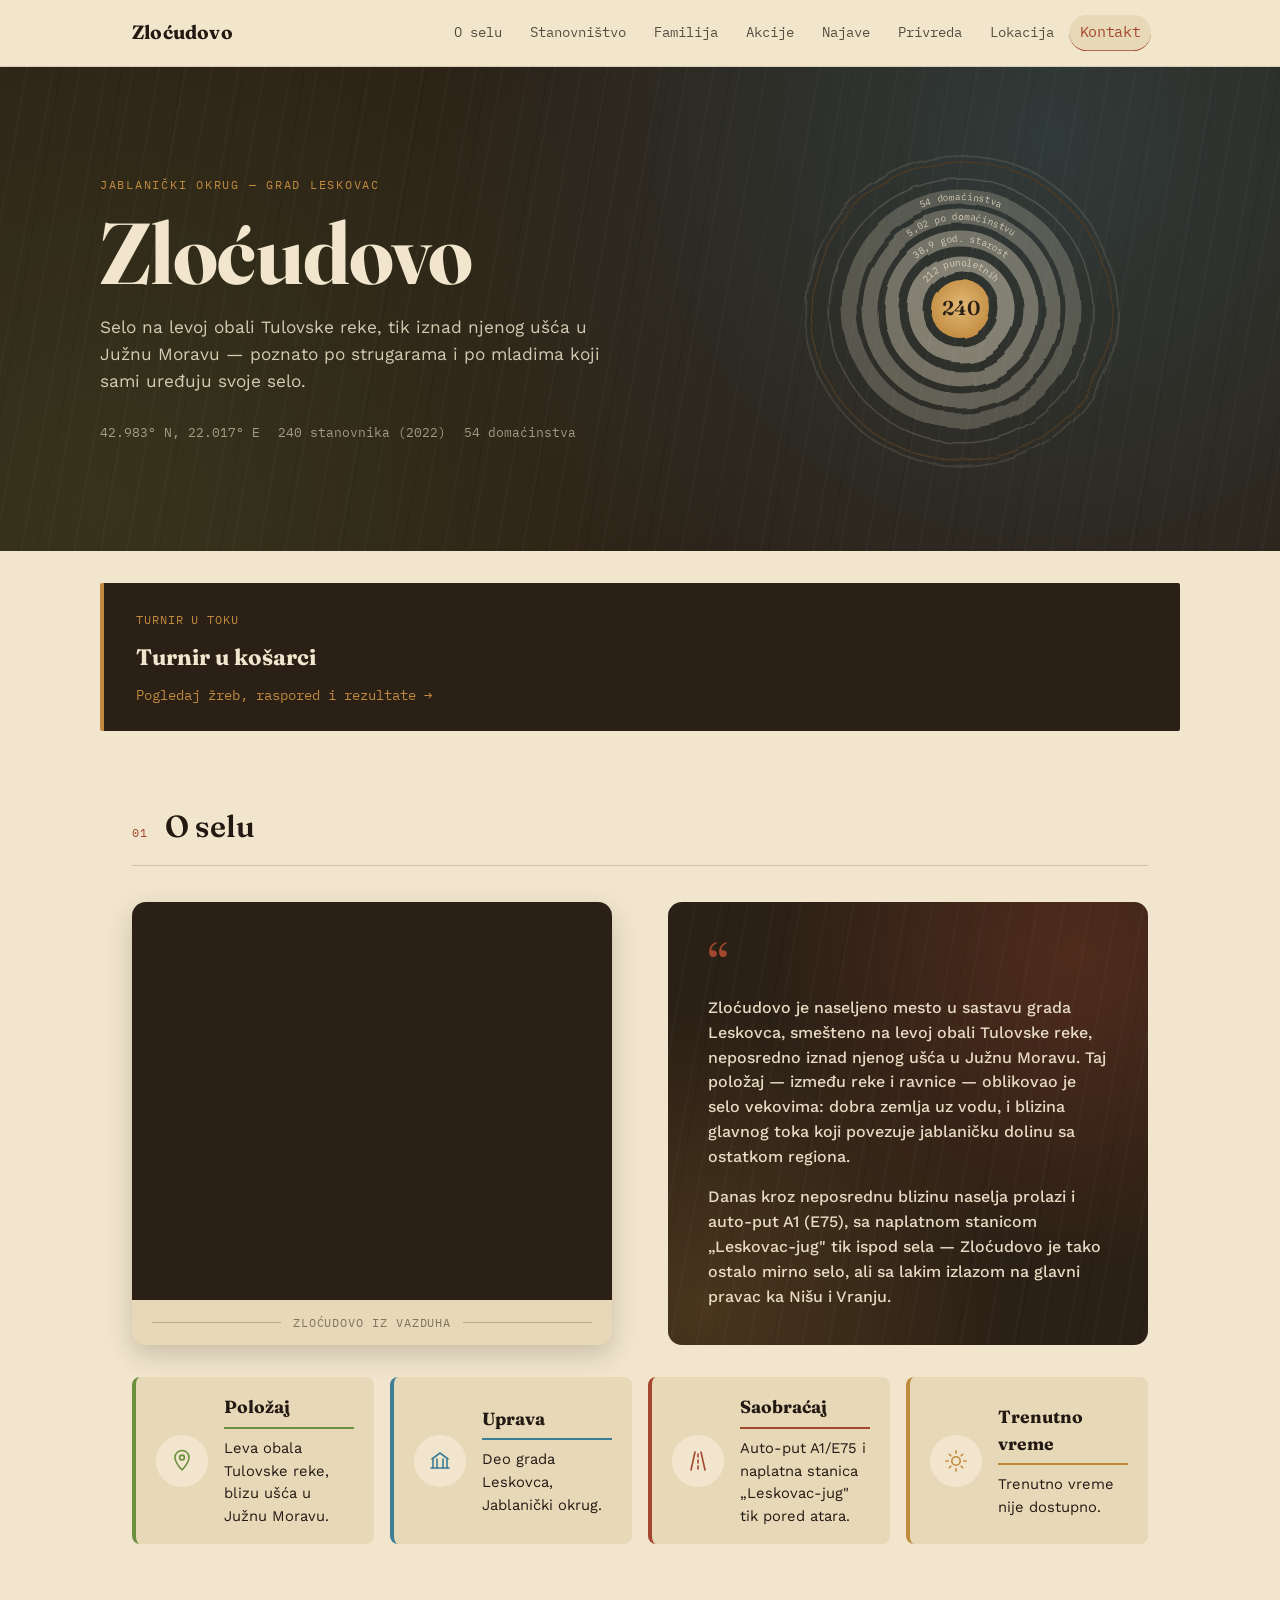
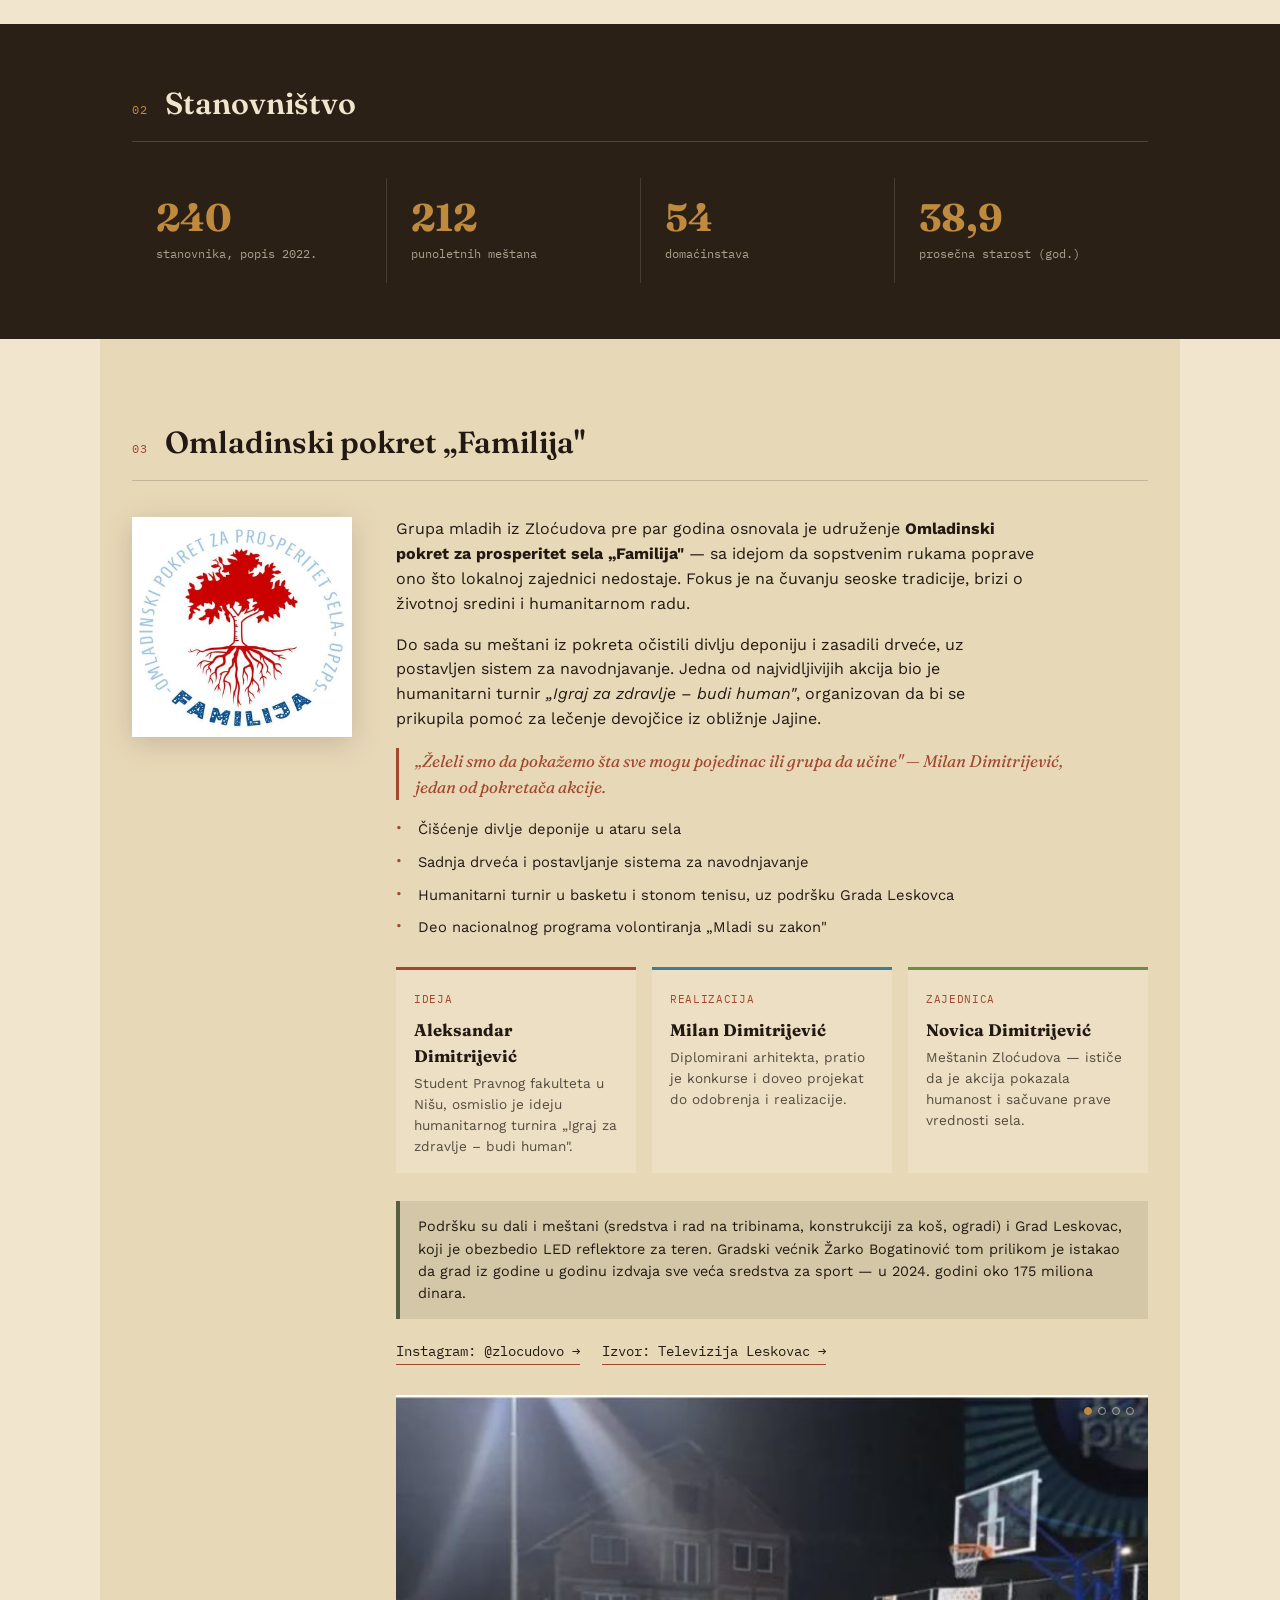
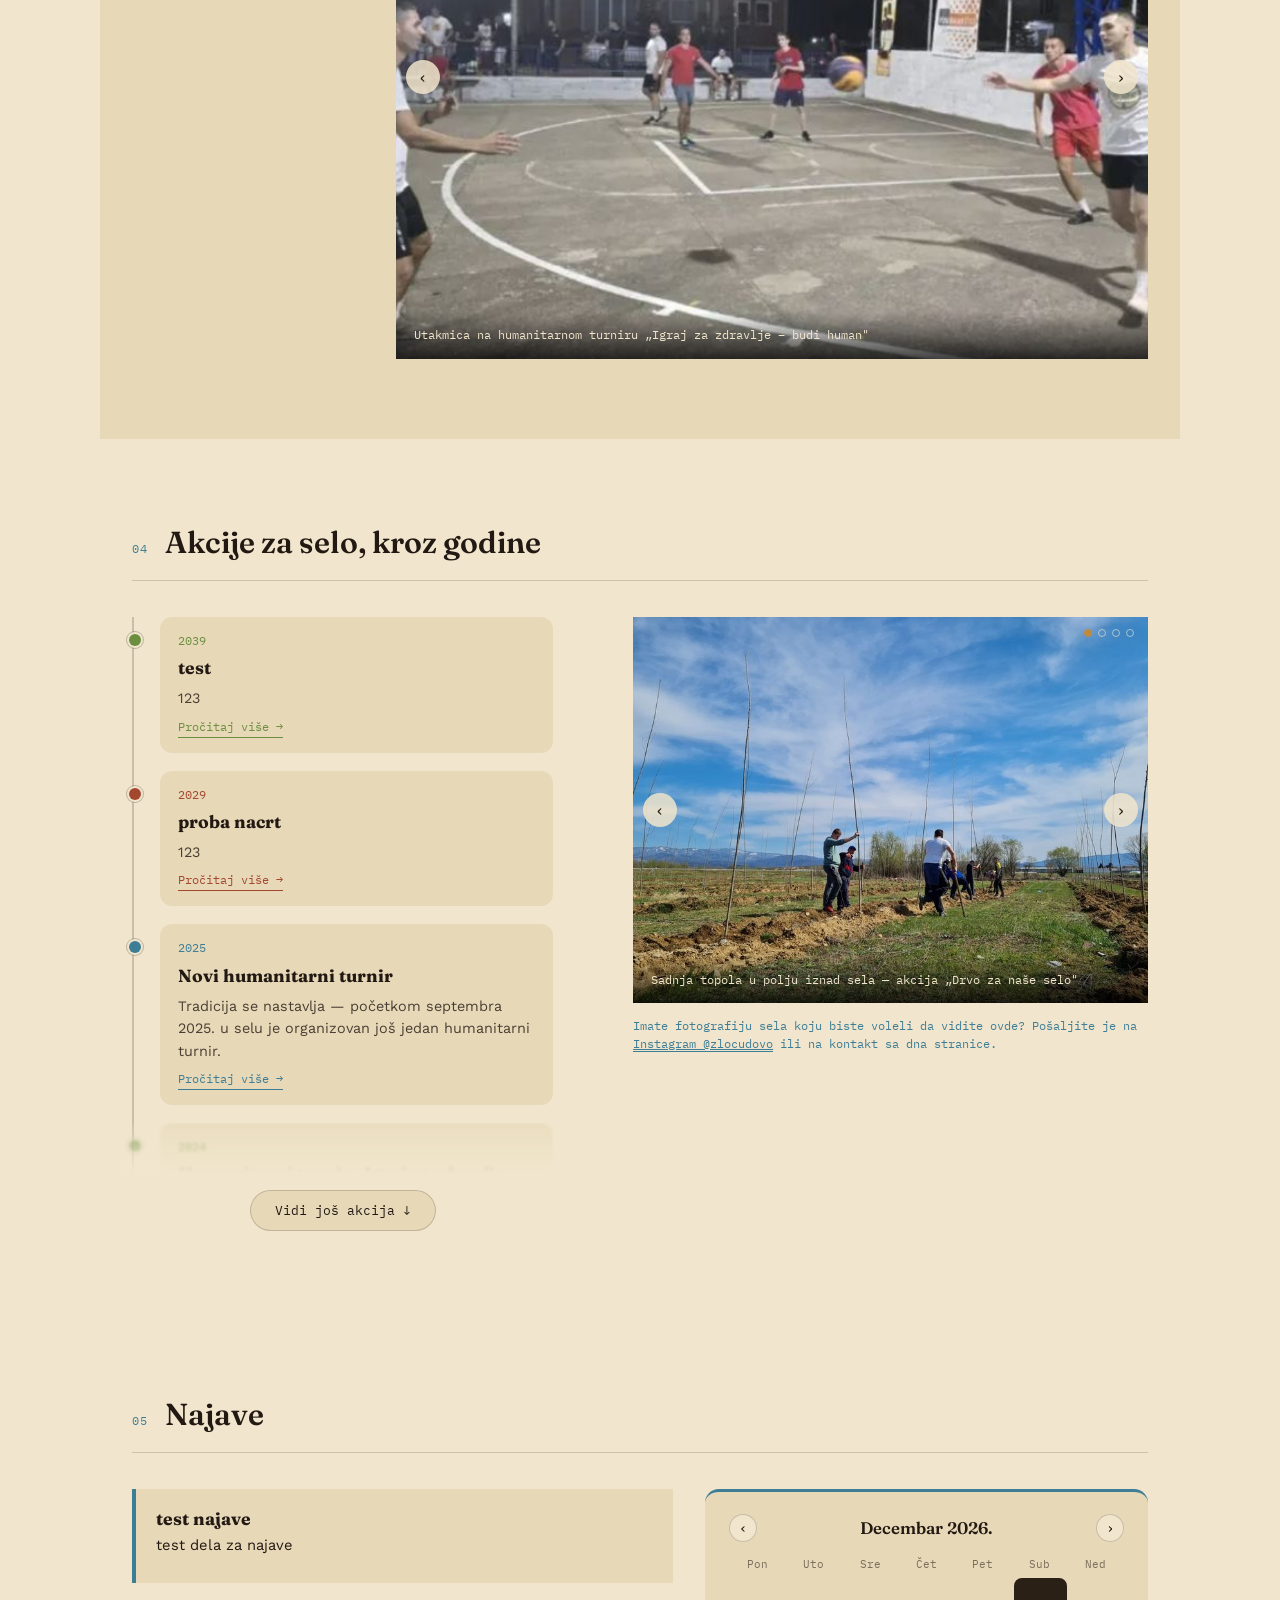
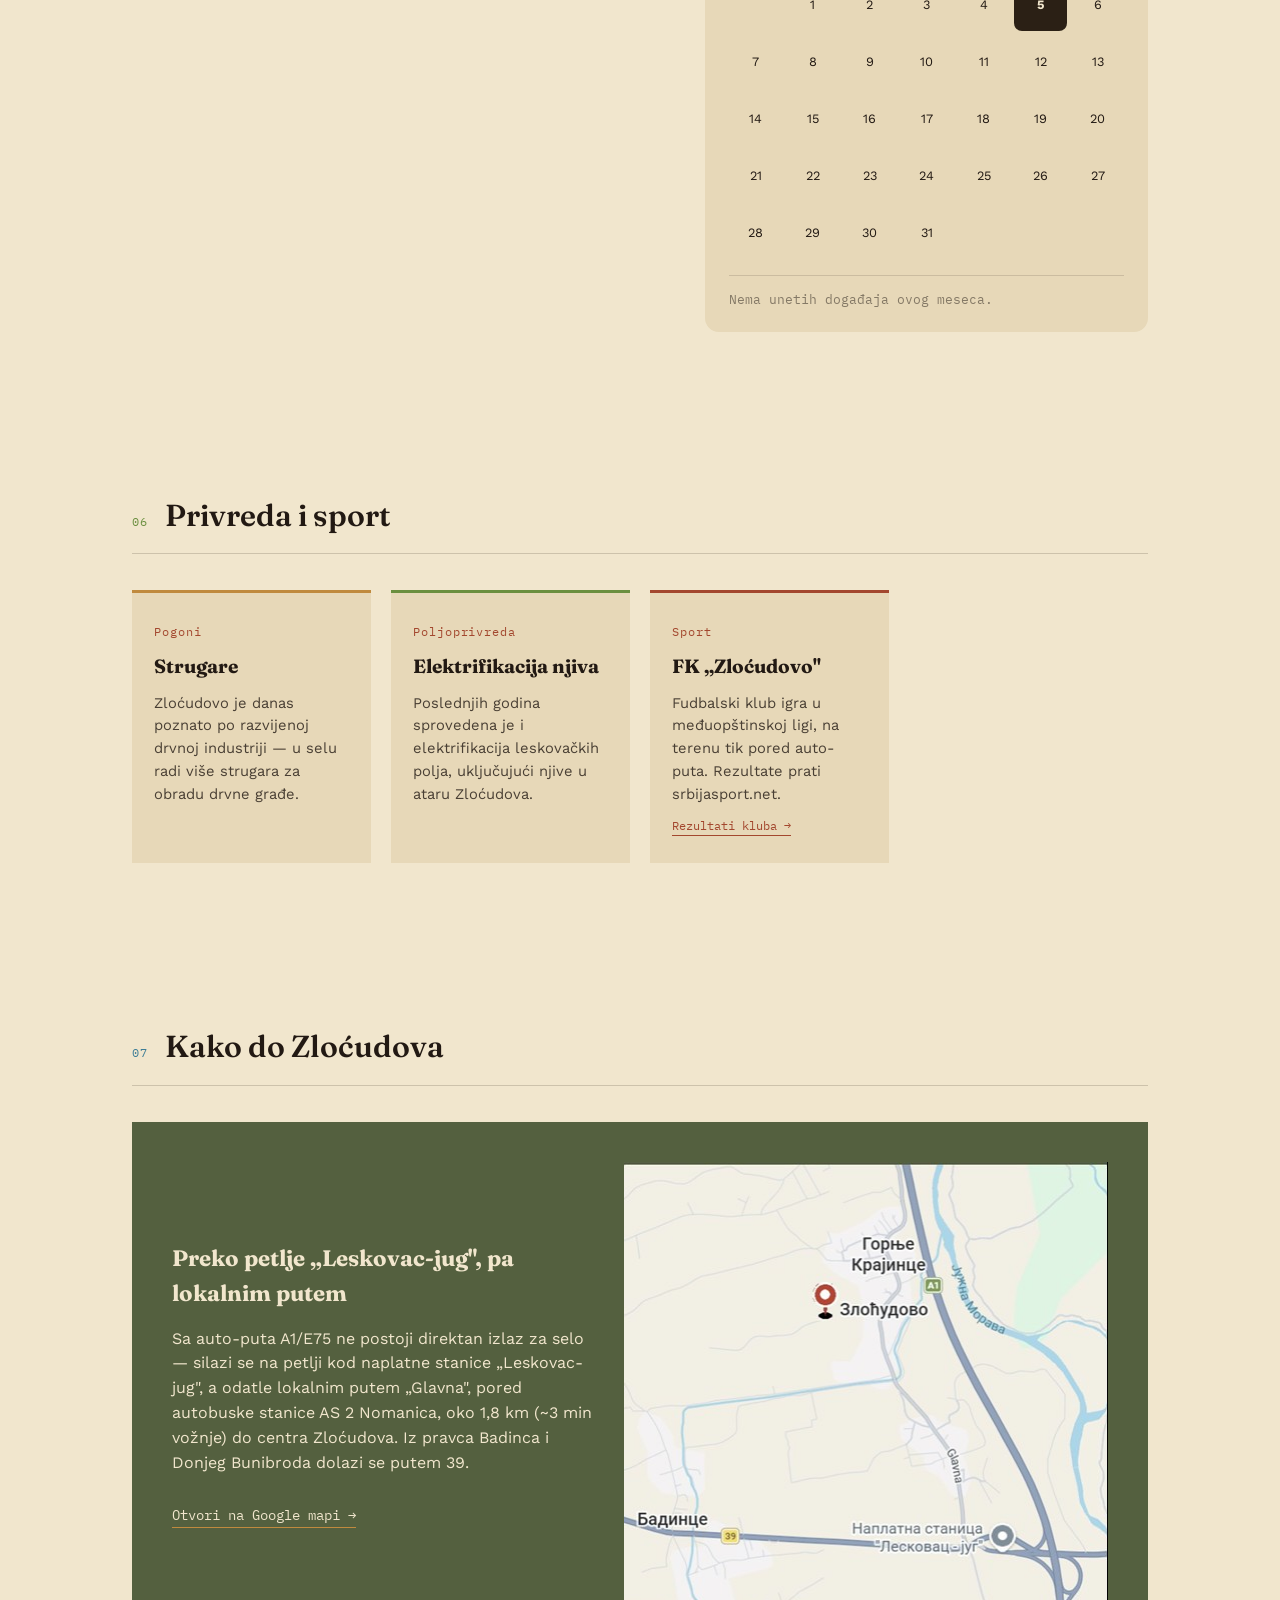
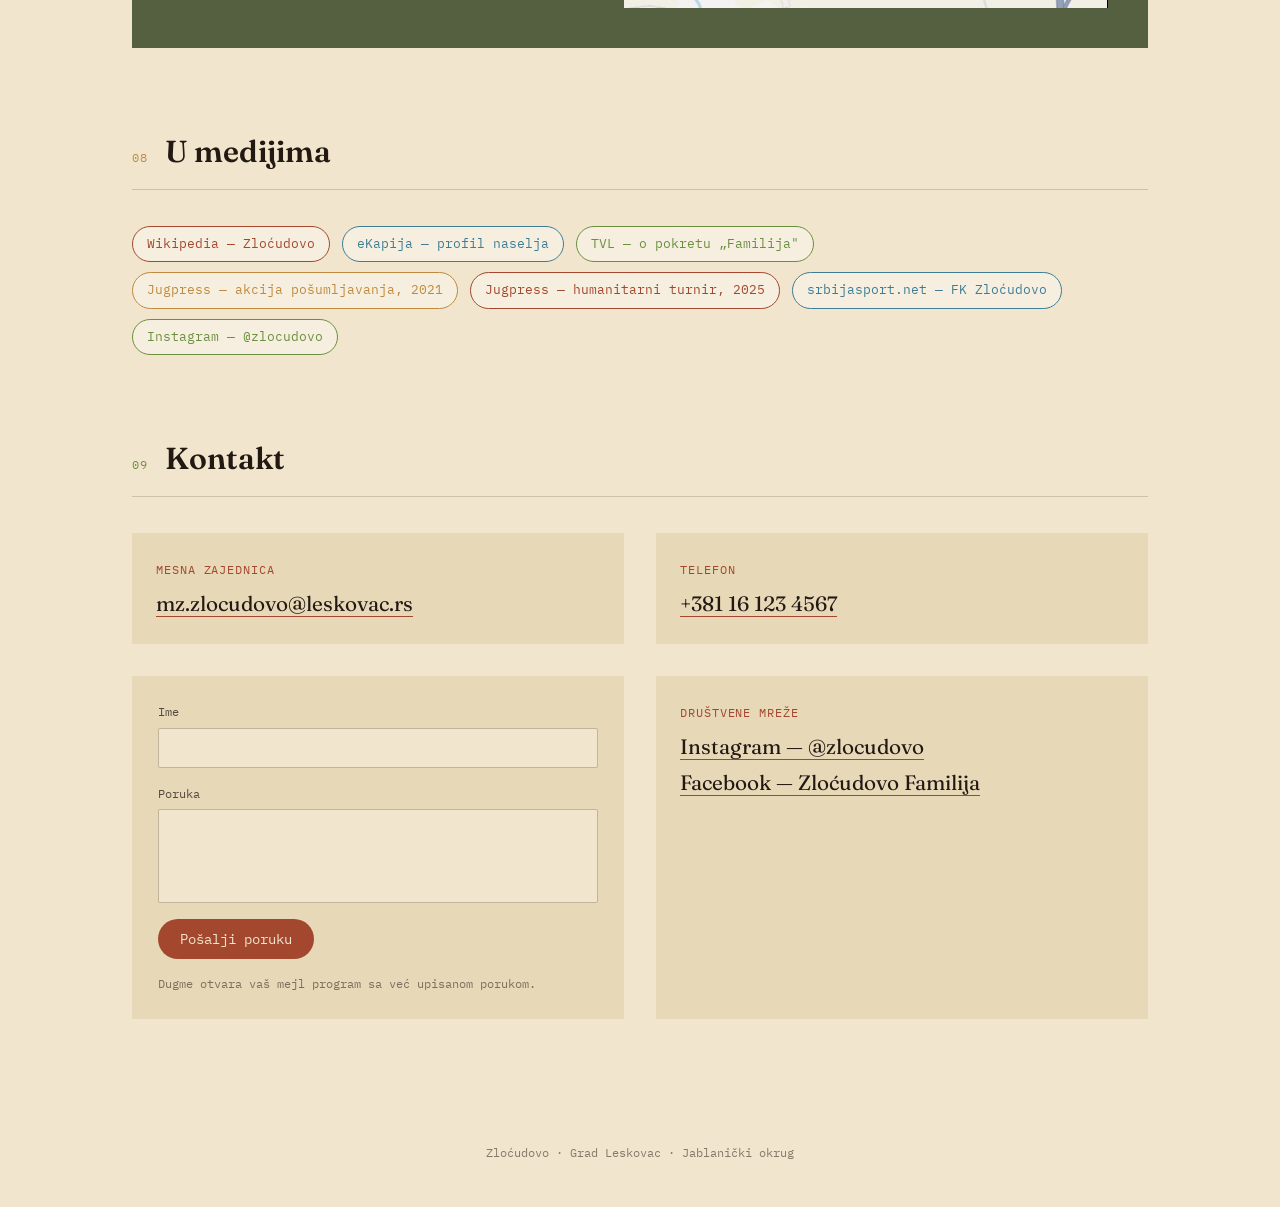
<file: index.html>
<!DOCTYPE html>
<html lang="sr">
<head>
<meta charset="UTF-8">
<meta name="viewport" content="width=device-width, initial-scale=1.0">
<title>Zloćudovo — selo na Tulovskoj reci</title>
<meta name="description" content="Zloćudovo: selo kod Leskovca na ušću Tulovske reke u Južnu Moravu — stanovništvo, drvna industrija, omladinski pokret „Familija" i kako do sela.">
<meta property="og:title" content="Zloćudovo — zvanični sajt">
<meta property="og:description" content="Selo kod Leskovca — stanovništvo, drvna industrija, omladinski pokret „Familija" i FK Zloćudovo.">
<meta property="og:type" content="website">
<meta property="og:url" content="https://zlocudovo.netlify.app/">
<meta property="og:image" content="https://zlocudovo.netlify.app/images/site/familija-logo.png">
<meta property="og:locale" content="sr_RS">
<meta name="twitter:card" content="summary_large_image">
<meta name="twitter:title" content="Zloćudovo — zvanični sajt">
<meta name="twitter:description" content="Selo kod Leskovca — stanovništvo, drvna industrija, omladinski pokret „Familija" i FK Zloćudovo.">
<meta name="twitter:image" content="https://zlocudovo.netlify.app/images/site/familija-logo.png">
<meta name="theme-color" content="#2b2015">
<link rel="icon" href="data:image/svg+xml,%3Csvg xmlns='http://www.w3.org/2000/svg' viewBox='0 0 100 100'%3E%3Ccircle cx='50' cy='50' r='48' fill='%232b2015'/%3E%3Ccircle cx='50' cy='50' r='30' fill='%23c08a3e'/%3E%3C/svg%3E">
<link rel="preconnect" href="https://fonts.googleapis.com">
<link href="https://fonts.googleapis.com/css2?family=Fraunces:opsz,wght@9..144,400;9..144,600;9..144,700&family=Work+Sans:wght@400;500;600&family=IBM+Plex+Mono:wght@400;500&display=swap" rel="stylesheet">
<style>
  :root{
    --walnut:#2b2015;
    --walnut-2:#1d150e;
    --cream:#f1e6cd;
    --cream-2:#e7d8b8;
    --moss:#54603f;
    --rust:#a3472e;
    --amber:#c08a3e;
    --river:#3d7d96;
    --leaf:#6b8f3f;
    --ink:#221913;
    --font-display:'Fraunces', serif;
    --font-body:'Work Sans', sans-serif;
    --font-mono:'IBM Plex Mono', monospace;
  }
  *{box-sizing:border-box;}
  @media (prefers-reduced-motion: reduce){
    *{animation-duration:0.001ms !important; transition-duration:0.001ms !important;}
  }
  html{scroll-behavior:smooth;}
  body{ margin:0; background:var(--cream); color:var(--ink); font-family:var(--font-body); line-height:1.55; }
  a{color:inherit;}
  ::selection{background:var(--rust); color:var(--cream);}

  header.nav{ position:sticky; top:0; z-index:50; background:rgba(241,230,205,0.92); backdrop-filter:blur(6px); border-bottom:1px solid rgba(43,32,21,0.12); }
  .nav-inner{ display:flex; align-items:center; justify-content:space-between; max-width:1080px; margin:0 auto; padding:16px 32px; }
  .nav-mark{ font-family:var(--font-display); font-weight:700; font-size:1.2rem; letter-spacing:0.01em; }
  .nav-mark span{color:var(--rust);}
  .nav-links{display:flex; gap:8px; font-size:0.85rem; font-family:var(--font-mono);}
  .nav-links a{ text-decoration:none; opacity:0.75; border-bottom:1px solid transparent; padding:6px 10px; border-radius:999px; transition:opacity .2s, border-color .2s, background-color .25s ease, transform .25s ease, color .2s; }
  .nav-links a:hover, .nav-links a:focus-visible{opacity:1; border-color:var(--rust); background:var(--cream-2); transform:scale(1.08);}
  .nav-links a.active{ opacity:1; color:var(--rust); border-color:var(--rust); background:var(--cream-2); transform:scale(1.08); }

  .nav-toggle{ display:none; background:none; border:none; cursor:pointer; padding:8px; flex-direction:column; gap:5px; }
  .nav-toggle span{ display:block; width:22px; height:2px; background:var(--ink); border-radius:1px; }

  @media (max-width:820px){
    .nav-links{
      display:none; position:fixed; top:60px; left:0; right:0; z-index:60;
      background:var(--cream); flex-direction:column; gap:0;
      padding:6px 32px 16px; border-bottom:1px solid rgba(43,32,21,0.15);
      box-shadow:0 10px 24px rgba(0,0,0,0.18);
      max-height:calc(100vh - 60px); overflow-y:auto;
    }
    .nav-links.open{ display:flex; }
    .nav-links a{ padding:12px 0; border-bottom:1px solid rgba(43,32,21,0.1); font-size:0.9rem; }
    .nav-toggle{ display:flex; }
  }

  .hero{ position:relative; background:var(--walnut); color:var(--cream); padding:72px 32px; overflow:hidden; }
  .hero::before{
    content:""; position:absolute; inset:0;
    background:
      radial-gradient(circle at 82% 15%, rgba(61,125,150,0.28), transparent 55%),
      radial-gradient(circle at 8% 90%, rgba(107,143,63,0.18), transparent 50%),
      repeating-linear-gradient(100deg, rgba(255,255,255,0.025) 0px, rgba(255,255,255,0.025) 2px, transparent 2px, transparent 26px),
      repeating-linear-gradient(100deg, rgba(0,0,0,0.15) 0px, rgba(0,0,0,0.15) 1px, transparent 1px, transparent 60px);
    pointer-events:none;
  }
  .hero-inner{ position:relative; z-index:1; max-width:1080px; margin:0 auto; display:grid; grid-template-columns:1.15fr 0.85fr; gap:48px; align-items:stretch; }
  @media (max-width:860px){ .hero-inner{grid-template-columns:1fr;} }
  .hero-col{ display:flex; flex-direction:column; justify-content:center; height:100%; }
  .eyebrow{ font-family:var(--font-mono); font-size:0.78rem; letter-spacing:0.14em; text-transform:uppercase; color:var(--amber); margin:0 0 18px; }
  h1.village-name{ font-family:var(--font-display); font-optical-sizing:auto; font-weight:700; font-size:clamp(3rem, 8vw, 5.4rem); line-height:0.95; margin:0 0 20px; letter-spacing:-0.01em; }
  .hero p.lede{ font-size:1.08rem; max-width:46ch; color:rgba(241,230,205,0.85); margin:0 0 28px; }
  .hero-coords{ font-family:var(--font-mono); font-size:0.82rem; color:rgba(241,230,205,0.6); display:flex; gap:18px; flex-wrap:wrap; }

  .ring-wrap{ display:flex; justify-content:center; align-items:center; flex-direction:column; height:100%; }
  .ring-wrap svg{ width:100%; max-width:340px; height:auto; }
  .ring-caption{ font-family:var(--font-mono); font-size:0.72rem; text-align:center; color:rgba(241,230,205,0.5); margin-top:10px; letter-spacing:0.04em; }
  .ring-label{ font-family:var(--font-mono); font-size:9.5px; fill:rgba(241,230,205,0.8); }
  .ring-num{ font-family:var(--font-display); font-weight:600; }
  .rings-rotate{ transform-origin:170px 170px; animation:ringsSpin 140s linear infinite; }
  @keyframes ringsSpin{ from{ transform:rotate(0deg); } to{ transform:rotate(360deg); } }
  .leader{ stroke:rgba(241,230,205,0.35); stroke-width:1; }

  section{ max-width:1080px; margin:0 auto; padding:80px 32px; }
  #o-selu{ padding-top:40px; }
  .section-head{ display:flex; align-items:baseline; gap:16px; margin-bottom:36px; border-bottom:1px solid rgba(43,32,21,0.18); padding-bottom:14px; }
  .section-head .tag{ font-family:var(--font-mono); font-size:0.78rem; color:var(--rust); letter-spacing:0.1em; text-transform:uppercase; }
  .section-head h2{ font-family:var(--font-display); font-weight:600; font-size:1.9rem; margin:0; }

  .about-grid{ display:grid; grid-template-columns:1fr 1fr; gap:56px; align-items:stretch; }
  @media (max-width:760px){ .about-grid{grid-template-columns:1fr;} }
  .about-grid p{margin:0 0 16px; max-width:56ch;}

  .about-text{ position:relative; display:flex; flex-direction:column; justify-content:center; background:var(--walnut); padding:36px 40px; border-radius:14px; overflow:hidden; }
  .about-text::before{
    content:""; position:absolute; inset:0;
    background:
      radial-gradient(circle at 85% 12%, rgba(163,71,46,0.3), transparent 55%),
      radial-gradient(circle at 8% 92%, rgba(192,138,62,0.2), transparent 50%),
      repeating-linear-gradient(100deg, rgba(255,255,255,0.025) 0px, rgba(255,255,255,0.025) 2px, transparent 2px, transparent 26px),
      repeating-linear-gradient(100deg, rgba(0,0,0,0.15) 0px, rgba(0,0,0,0.15) 1px, transparent 1px, transparent 60px);
    pointer-events:none;
  }
  .about-text p{ position:relative; z-index:1; font-weight:500; color:rgba(241,230,205,0.94); }
  .about-text p:last-child{ margin-bottom:0; }
  .about-text .quote-mark{ position:relative; z-index:1; display:block; font-family:var(--font-display); font-size:3.4rem; line-height:1; color:var(--rust); margin-bottom:4px; }

  .about-video{ display:flex; flex-direction:column; background:var(--cream-2); border-radius:14px; overflow:hidden; box-shadow:0 10px 26px rgba(43,32,21,0.2); }
  .video-embed{ position:relative; width:100%; flex:1; min-height:220px; background:var(--walnut); cursor:pointer; }
  .video-embed iframe{ position:absolute; inset:0; width:100%; height:100%; border:none; display:block; }
  .video-thumb{ position:absolute; inset:0; width:100%; height:100%; object-fit:cover; }
  .video-play{ position:absolute; inset:0; display:flex; align-items:center; justify-content:center; font-size:2.2rem; color:var(--cream); background:rgba(43,32,21,0.28); transition:background .2s ease; }
  .video-embed:hover .video-play{ background:rgba(43,32,21,0.4); }
  .video-caption{ display:flex; align-items:center; gap:12px; flex-shrink:0; padding:14px 20px; font-family:var(--font-mono); font-size:0.72rem; letter-spacing:0.08em; text-transform:uppercase; color:rgba(43,32,21,0.55); }
  .video-caption::before, .video-caption::after{ content:""; flex:1; height:1px; background:rgba(43,32,21,0.25); }

  .about-facts{ display:grid; grid-template-columns:repeat(auto-fit, minmax(180px,1fr)); gap:16px; margin-top:32px; }
  .fact-plank{ background:var(--cream-2); border-left:4px solid var(--moss); padding:16px 20px; font-size:0.92rem; }
  .fact-plank b{display:block; font-family:var(--font-display); font-size:1.1rem; margin-bottom:2px;}
  .fact-plank p{ margin:0 0 10px; }

  .about-facts .fact-plank{ display:flex; align-items:center; gap:16px; border-left-color:var(--fc, var(--moss)); border-radius:8px; transition:transform .25s ease, box-shadow .25s ease; }
  .about-facts .fact-plank:hover, .about-facts .fact-plank:focus-visible{ transform:translateY(-3px) scale(1.03); box-shadow:0 10px 26px rgba(43,32,21,0.16); outline:none; }
  .about-facts .fact-icon{ flex-shrink:0; width:52px; height:52px; border-radius:50%; background:var(--cream); color:var(--fc, var(--rust)); display:flex; align-items:center; justify-content:center; }
  .about-facts .fact-icon svg{ width:24px; height:24px; }
  .about-facts .fact-body b{ padding-bottom:6px; margin-bottom:8px; border-bottom:2px solid var(--fc, var(--moss)); }
  .about-facts .fact-body p{ margin:0; }
  @media (max-width:560px){ .about-facts{ grid-template-columns:1fr; } }

  .turnir-banner{ display:block; background:var(--walnut); color:var(--cream); text-decoration:none; padding:24px 32px; margin:32px auto; max-width:1080px; border-radius:2px; border-left:4px solid var(--amber); transition:border-color .2s ease; }
  .turnir-banner:hover{ border-left-color:var(--rust); }
  .turnir-banner .tb-tag{ font-family:var(--font-mono); font-size:0.72rem; text-transform:uppercase; letter-spacing:0.08em; color:var(--amber); }
  .turnir-banner h3{ font-family:var(--font-display); font-size:1.4rem; margin:8px 0; }
  .turnir-banner .tb-cta{ font-family:var(--font-mono); font-size:0.85rem; color:var(--amber); }

  /* Kompaktna verzija akcija-media-block/row klasa, za "Najave" karticu na pocetnoj */
  .najava-plank .akcija-media-block{ margin:8px 0; }
  .najava-plank .akcija-media-block.size-mala{ max-width:100px; }
  .najava-plank .akcija-media-block.size-srednja{ max-width:160px; }
  .najava-plank .akcija-media-block.size-velika{ max-width:100%; }
  .najava-plank .akcija-media-row{ grid-template-columns:100px 1fr; gap:16px; margin:8px 0; }
  .najava-plank .akcija-media-row.pos-right{ grid-template-columns:1fr 100px; }
  .najava-plank .akcija-media-row.size-mala{ grid-template-columns:70px 1fr; }
  .najava-plank .akcija-media-row.pos-right.size-mala{ grid-template-columns:1fr 70px; }
  .najava-plank .akcija-media-row.size-velika{ grid-template-columns:160px 1fr; }
  .najava-plank .akcija-media-row.pos-right.size-velika{ grid-template-columns:1fr 160px; }
  .najava-plank .akcija-hero-img{ border-radius:2px; }
  .najava-plank .slideshow-note{ margin-top:4px; }

  .stats-strip{ background:var(--walnut); color:var(--cream); }
  .stats-strip section{padding:56px 32px;}
  .stats-row{ display:grid; grid-template-columns:repeat(4,1fr); gap:0; }
  @media (max-width:760px){ .stats-row{grid-template-columns:repeat(2,1fr);} }
  .stat{ padding:20px 24px; border-left:1px solid rgba(241,230,205,0.15); }
  .stat:first-child{border-left:none;}
  .stat .num{ font-family:var(--font-display); font-weight:700; font-size:2.4rem; color:var(--amber); display:block; line-height:1; }
  .stat .lbl{ font-family:var(--font-mono); font-size:0.76rem; color:rgba(241,230,205,0.65); margin-top:8px; display:block; }

  .plank-row{ display:grid; grid-template-columns:repeat(4,1fr); gap:20px; }
  @media (max-width:900px){ .plank-row{grid-template-columns:repeat(2,1fr);} }
  @media (max-width:560px){ .plank-row{grid-template-columns:1fr;} }
  .plank{ background:var(--cream-2); padding:26px 22px; position:relative; transition:transform .25s ease, box-shadow .25s ease; border-top:3px solid var(--pc, var(--rust)); }
  .plank:hover, .plank:focus-visible{ transform:translateY(-3px) scale(1.03); box-shadow:0 10px 26px rgba(43,32,21,0.16); outline:none; }
  .plank .idx{ font-family:var(--font-mono); font-size:0.72rem; color:var(--rust); letter-spacing:0.08em; }
  .plank h3{ font-family:var(--font-display); font-size:1.2rem; margin:8px 0 10px; }
  .plank p{ margin:0; font-size:0.92rem; color:rgba(34,25,19,0.8); }
  .plank a.plank-link{ display:inline-block; margin-top:10px; font-family:var(--font-mono); font-size:0.78rem; color:var(--rust); text-decoration:none; border-bottom:1px solid var(--rust); }

  .familija-band{ background:var(--cream-2); }
  .familija-grid{ display:grid; grid-template-columns:220px 1fr; gap:44px; align-items:start; }
  @media (max-width:760px){ .familija-grid{grid-template-columns:1fr; text-align:center;} }
  .familija-logo{ width:100%; max-width:220px; margin:0 auto; filter:drop-shadow(0 6px 14px rgba(43,32,21,0.18)); position:sticky; top:96px; }
  @media (max-width:760px){ .familija-logo{ position:static; } }
  .familija-logo img{ width:100%; height:auto; display:block; }
  .familija-text p{ max-width:64ch; margin:0 0 16px; }
  .familija-quote{ font-family:var(--font-display); font-style:italic; font-size:1.05rem; color:var(--rust); border-left:3px solid var(--rust); padding-left:16px; margin:20px 0; }
  .familija-stats{ display:flex; gap:0; margin:28px 0 8px; flex-wrap:wrap; }
  .fstat{ padding:0 26px; border-left:1px solid rgba(43,32,21,0.2); }
  .fstat:first-child{ padding-left:0; border-left:none; }
  .fstat .num{ font-family:var(--font-display); font-weight:700; font-size:1.9rem; color:var(--rust); display:block; line-height:1; }
  .fstat .lbl{ font-family:var(--font-mono); font-size:0.72rem; color:rgba(43,32,21,0.65); margin-top:4px; }
  .familija-links{ margin-top:22px; display:flex; gap:22px; flex-wrap:wrap; }
  .familija-links a{ font-family:var(--font-mono); font-size:0.85rem; text-decoration:none; border-bottom:1px solid var(--rust); padding-bottom:2px; }
  .familija-activities{ list-style:none; margin:18px 0 0; padding:0; display:grid; gap:10px; }
  .familija-activities li{ font-size:0.92rem; padding-left:22px; position:relative; }
  .familija-activities li::before{ content:"·"; position:absolute; left:0; top:-2px; color:var(--rust); font-size:1.6rem; line-height:1; }

  /* ---------- NAJAVE + KALENDAR ---------- */
  .najave-grid{ display:grid; grid-template-columns:1.1fr 0.9fr; gap:32px; align-items:start; margin-top:28px; }
  @media (max-width:760px){ .najave-grid{ grid-template-columns:1fr; } }

  .kalendar-card{ background:var(--cream-2); border-radius:14px; padding:22px 24px; border-top:3px solid var(--river); }
  .kalendar-head{ display:grid; grid-template-columns:28px 1fr 28px; align-items:center; gap:8px; margin-bottom:14px; }
  .kalendar-title{ font-family:var(--font-display); font-weight:600; font-size:1.05rem; text-align:center; text-transform:capitalize; }
  .kalendar-head button{ width:28px; height:28px; border-radius:50%; border:1px solid rgba(43,32,21,0.2); background:var(--cream); cursor:pointer; font-family:var(--font-mono); font-size:0.9rem; color:var(--ink); transition:background-color .2s ease, transform .2s ease; }
  .kalendar-head button:hover, .kalendar-head button:focus-visible{ background:var(--river); color:var(--cream); transform:scale(1.1); outline:none; }
  .kalendar-weekdays{ display:grid; grid-template-columns:repeat(7,1fr); text-align:center; font-family:var(--font-mono); font-size:0.66rem; color:rgba(34,25,19,0.55); margin-bottom:6px; }
  .kalendar-days{ display:grid; grid-template-columns:repeat(7,1fr); gap:4px; }
  .kalendar-day{ aspect-ratio:1; display:flex; flex-direction:column; align-items:center; justify-content:center; gap:2px; font-size:0.8rem; border-radius:8px; color:var(--ink); }
  .kalendar-day.is-empty{ visibility:hidden; }
  .kalendar-day.is-today{ background:var(--walnut); color:var(--cream); font-weight:700; }
  .kalendar-day .dot{ width:5px; height:5px; border-radius:50%; background:var(--rust); }
  .kalendar-day.is-today .dot{ background:var(--amber); }
  .kalendar-events{ margin-top:16px; padding-top:14px; border-top:1px solid rgba(43,32,21,0.15); display:grid; gap:8px; }
  .kalendar-event{ font-size:0.85rem; display:flex; gap:8px; }
  .kalendar-event .d{ font-family:var(--font-mono); font-size:0.78rem; color:var(--river); flex-shrink:0; }
  .kalendar-empty{ font-family:var(--font-mono); font-size:0.8rem; color:rgba(34,25,19,0.5); }

  /* ---------- AKCIJE / TIMELINE + SLIDESHOW ---------- */
  .akcije-grid{ display:grid; grid-template-columns:0.9fr 1.1fr; gap:80px; align-items:start; }
  @media (max-width:860px){ .akcije-grid{grid-template-columns:1fr; gap:52px;} }
  .timeline{ list-style:none; margin:0; padding:0; border-left:2px solid rgba(43,32,21,0.2); }
  .timeline li{ position:relative; padding:0 0 18px 26px; }
  .timeline li::before{ content:""; position:absolute; box-sizing:border-box; left:-5.5px; top:17px; width:12px; height:12px; border-radius:50%; background:var(--tc, var(--rust)); box-shadow:0 0 0 2px var(--cream), 0 0 0 3px rgba(43,32,21,0.25); z-index:2; }
  .timeline .yr{ font-family:var(--font-mono); font-size:0.78rem; color:var(--tc, var(--rust)); display:block; margin-bottom:4px; }
  .timeline h4{ font-family:var(--font-display); font-size:1.1rem; margin:0 0 6px; }
  .timeline p{ margin:0; font-size:0.9rem; color:rgba(34,25,19,0.8); max-width:48ch; }

  .akcija-box{ display:block; box-sizing:border-box; width:100%; text-decoration:none; color:inherit; cursor:pointer; padding:14px 18px; border-radius:12px; background:var(--cream-2); transition:transform .25s ease, box-shadow .25s ease; }
  .akcija-box:hover, .akcija-box:focus-visible{ transform:translateY(-3px); box-shadow:0 10px 26px rgba(43,32,21,0.16); outline:none; }
  .akcija-box .akcija-more{ display:inline-block; margin-top:8px; font-family:var(--font-mono); font-size:0.76rem; color:var(--tc, var(--rust)); border-bottom:1px solid var(--tc, var(--rust)); }

  .timeline-fade-box{ position:relative; overflow:hidden; padding:0 0 20px 10px; margin-left:-10px; transition:max-height .5s ease; }
  .timeline-wrap.collapsed .timeline-fade-box{ max-height:90px; }
  .timeline-wrap.collapsed li.timeline-hidden{ filter:blur(1.5px); opacity:0.75; pointer-events:none; transition:filter .5s ease, opacity .5s ease; }
  .timeline-wrap:not(.collapsed) li.timeline-hidden{ filter:blur(0); opacity:1; transition:filter .5s ease .1s, opacity .5s ease .1s; }
  .timeline-fade{ position:absolute; left:0; right:0; bottom:0; height:70px; background:linear-gradient(to bottom, rgba(241,230,205,0), var(--cream) 82%); opacity:0; transition:opacity .4s ease; pointer-events:none; }
  .timeline-wrap.collapsed .timeline-fade{ opacity:1; }
  .timeline-more-btn{
    display:flex; align-items:center; gap:8px; margin:4px auto 0; background:var(--cream-2);
    border:1px solid rgba(43,32,21,0.2); color:var(--ink); font-family:var(--font-mono);
    font-size:0.82rem; padding:11px 24px; border-radius:999px; cursor:pointer; position:relative; z-index:2;
    transition:background .2s ease, color .2s ease, transform .2s ease, box-shadow .2s ease;
  }
  .timeline-more-btn .chev{ display:inline-block; }
  .timeline-more-btn:hover, .timeline-more-btn:focus-visible{ background:var(--rust); color:var(--cream); transform:translateY(-2px); box-shadow:0 8px 18px rgba(43,32,21,0.2); outline:none; }

  .slideshow{ position:relative; background:var(--walnut); aspect-ratio:4/3; overflow:hidden; }
  .slideshow .slide{ position:absolute; inset:0; opacity:0; transition:opacity .8s ease; }
  .slideshow .slide.active{ opacity:1; }
  .slideshow .slide img{ width:100%; height:100%; object-fit:cover; display:block; }
  .slideshow .cap{ position:absolute; left:0; right:0; bottom:0; padding:14px 18px; background:linear-gradient(transparent, rgba(0,0,0,0.75)); color:var(--cream); font-family:var(--font-mono); font-size:0.74rem; }
  .slideshow .cap a{ color:var(--amber); text-decoration:none; border-bottom:1px solid var(--amber); }
  .slide-nav{ position:absolute; top:50%; transform:translateY(-50%); background:rgba(241,230,205,0.85); border:none; width:34px; height:34px; border-radius:50%; cursor:pointer; font-family:var(--font-mono); font-size:1rem; color:var(--walnut); }
  .slide-nav.prev{ left:10px; } .slide-nav.next{ right:10px; }
  .slide-dots{ position:absolute; top:12px; right:14px; display:flex; gap:6px; }
  .slide-dots button{ width:8px; height:8px; border-radius:50%; border:1px solid rgba(241,230,205,0.6); background:transparent; padding:0; cursor:pointer; }
  .slide-dots button.active{ background:var(--amber); border-color:var(--amber); }
  .slideshow-note{ font-family:var(--font-mono); font-size:0.72rem; color:rgba(43,32,21,0.6); margin-top:10px; }

  .familija-people{ display:grid; grid-template-columns:repeat(3,1fr); gap:16px; margin:28px 0; }
  @media (max-width:760px){ .familija-people{grid-template-columns:1fr;} }
  .person-card{ background:rgba(241,230,205,0.55); padding:16px 18px; border-top:3px solid var(--pc, var(--rust)); }
  .person-card .role{ font-family:var(--font-mono); font-size:0.68rem; color:var(--rust); text-transform:uppercase; letter-spacing:0.06em; }
  .person-card h4{ font-family:var(--font-display); font-size:1.05rem; margin:6px 0 4px; }
  .person-card p{ margin:0; font-size:0.85rem; color:rgba(34,25,19,0.75); }

  .support-note{ background:rgba(84,96,63,0.14); border-left:4px solid var(--moss); padding:14px 18px; font-size:0.9rem; margin:22px 0 6px; }


  .contact-box{ display:grid; grid-template-columns:1fr 1fr; gap:32px; }
  @media (max-width:760px){ .contact-box{grid-template-columns:1fr;} }
  .contact-card{ background:var(--cream-2); padding:24px; }
  .contact-card .role{ font-family:var(--font-mono); font-size:0.72rem; color:var(--rust); text-transform:uppercase; letter-spacing:0.08em; }
  .contact-card .val{ font-family:var(--font-display); font-size:1.3rem; margin:6px 0 0; }
  .contact-card .val + .val{ margin-top:4px; }
  .contact-card a{ text-decoration:none; border-bottom:1px solid var(--rust); }

  .contact-form{ background:var(--cream-2); padding:26px; display:grid; gap:16px; align-content:start; }
  .contact-form label{ display:grid; gap:6px; font-family:var(--font-mono); font-size:0.78rem; color:rgba(34,25,19,0.75); }
  .contact-form input, .contact-form textarea{
    font-family:var(--font-body); font-size:0.95rem; padding:10px 12px;
    border:1px solid rgba(43,32,21,0.25); background:var(--cream); color:var(--ink);
    border-radius:2px; resize:none;
  }
  .contact-form input:focus, .contact-form textarea:focus{ outline:2px solid var(--rust); outline-offset:1px; }
  .contact-form button{
    justify-self:start; font-family:var(--font-mono); font-size:0.85rem;
    background:var(--rust); color:var(--cream); border:none; padding:11px 22px;
    border-radius:20px; cursor:pointer; transition:background .2s ease;
  }
  .contact-form button:hover, .contact-form button:focus-visible{ background:var(--river); }
  .contact-form .form-note{ font-family:var(--font-mono); font-size:0.72rem; color:rgba(34,25,19,0.55); margin:0; }

  .loc-box{ background:var(--moss); color:var(--cream); padding:40px; display:grid; grid-template-columns:1fr 1.15fr; gap:32px; align-items:center; }
  @media (max-width:760px){ .loc-box{grid-template-columns:1fr;} }
  .loc-box h3{ font-family:var(--font-display); font-size:1.4rem; margin:0 0 12px; }
  .loc-box a.map-link{ display:inline-block; margin-top:14px; font-family:var(--font-mono); font-size:0.85rem; color:var(--cream); text-decoration:none; border-bottom:1px solid var(--amber); }
  .loc-svg-wrap{ min-width:0; overflow:hidden; }
  .loc-svg-wrap img{ display:block; width:100%; max-width:100%; height:auto; }
  .map-legend{ font-family:var(--font-mono); font-size:9px; fill:rgba(241,230,205,0.85); }
  .map-legend-dark{ font-family:var(--font-mono); font-size:9px; fill:var(--walnut); }
  .shield-a1{ fill:#2d7a3d; stroke:var(--cream); stroke-width:1; }
  .shield-39{ fill:#e2b13c; stroke:var(--walnut); stroke-width:1; }

  .media-list{ list-style:none; margin:0; padding:0; display:flex; flex-wrap:wrap; gap:10px 12px; font-family:var(--font-mono); font-size:0.82rem; }
  .media-list a{
    display:inline-block; text-decoration:none; padding:7px 14px; border-radius:20px;
    border:1.5px solid var(--c, var(--rust)); color:var(--c, var(--rust));
    background:rgba(255,255,255,0.35); transition:background .2s ease, color .2s ease;
  }
  .media-list a:hover, .media-list a:focus-visible{ background:var(--c, var(--rust)); color:var(--cream); }

  footer{ padding:32px; text-align:center; font-family:var(--font-mono); font-size:0.78rem; color:rgba(43,32,21,0.55); }
  footer .demo-note{ max-width:680px; margin:0 auto 8px; color:rgba(43,32,21,0.65); }

  a:focus-visible, button:focus-visible{ outline:2px solid var(--rust); outline-offset:2px; }

  .skip-link{ position:absolute; left:-9999px; top:0; background:var(--rust); color:var(--cream); padding:10px 18px; z-index:200; font-family:var(--font-mono); font-size:0.85rem; text-decoration:none; border-radius:0 0 4px 0; }
  .skip-link:focus{ left:0; }

  .to-top{
    position:fixed; right:20px; bottom:20px; z-index:60;
    width:44px; height:44px; border-radius:50%; border:none;
    background:var(--rust); color:var(--cream); font-size:1.1rem;
    cursor:pointer; box-shadow:0 4px 14px rgba(0,0,0,0.35);
    opacity:0; pointer-events:none; transform:translateY(10px);
    transition:opacity .25s ease, transform .25s ease, background .2s ease;
  }
  .to-top.visible{ opacity:1; pointer-events:auto; transform:translateY(0); }
  .to-top:hover, .to-top:focus-visible{ background:var(--river); }
</style>
</head>
<body>

<a href="#main-content" class="skip-link">Preskoči na sadržaj</a>

<header class="nav">
  <div class="nav-inner">
    <div class="nav-mark">Zloćudovo</div>
    <nav class="nav-links" id="navLinks">
      <a href="#o-selu">O selu</a>
      <a href="#stanovnistvo">Stanovništvo</a>
      <a href="#familija">Familija</a>
      <a href="#akcije">Akcije</a>
      <a href="#najave">Najave</a>
      <a href="#industrija">Privreda</a>
      <a href="#lokacija">Lokacija</a>
      <a href="#kontakt">Kontakt</a>
    </nav>
    <button class="nav-toggle" id="navToggle" aria-label="Otvori meni" aria-expanded="false" aria-controls="navLinks">
      <span></span><span></span><span></span>
    </button>
  </div>
</header>

<section class="hero" id="main-content" tabindex="-1" style="max-width:none;">
  <div class="hero-inner">
    <div class="hero-col">
      <p class="eyebrow">Jablanički okrug — grad Leskovac</p>
      <h1 class="village-name">Zloćudovo</h1>
      <p class="lede">Selo na levoj obali Tulovske reke, tik iznad njenog ušća u Južnu Moravu — poznato po strugarama i po mladima koji sami uređuju svoje selo.</p>
      <div class="hero-coords">
        <span>42.983° N, 22.017° E</span>
        <span>240 stanovnika (2022)</span>
        <span>54 domaćinstva</span>
      </div>
    </div>
    <div class="ring-wrap">
      <svg viewBox="0 0 340 340" role="img" aria-label="Presek debla sa prstenovima koji prikazuju osnovne podatke o selu, tekst upisan unutar svakog sloja kore">
        <defs>
          <filter id="grain1" x="-20%" y="-20%" width="140%" height="140%">
            <feTurbulence type="fractalNoise" baseFrequency="0.018" numOctaves="2" seed="4" result="n"/>
            <feDisplacementMap in="SourceGraphic" in2="n" scale="7"/>
          </filter>
          <filter id="grain2" x="-20%" y="-20%" width="140%" height="140%">
            <feTurbulence type="fractalNoise" baseFrequency="0.02" numOctaves="2" seed="11" result="n"/>
            <feDisplacementMap in="SourceGraphic" in2="n" scale="9"/>
          </filter>
          <radialGradient id="coreGrad" cx="50%" cy="45%" r="60%">
            <stop offset="0%" stop-color="#e2b876"/>
            <stop offset="100%" stop-color="var(--amber)"/>
          </radialGradient>

          <!-- invisible dome-shaped guide paths so text curves along the TOP of each ring only -->
          <path id="ringPath1" fill="none" d="M68.5,122.67 A112,112 0 0,1 271.5,122.67"/>
          <path id="ringPath2" fill="none" d="M86.62,131.12 A92,92 0 0,1 253.38,131.12"/>
          <path id="ringPath3" fill="none" d="M106.56,140.42 A70,70 0 0,1 233.44,140.42"/>
          <path id="ringPath4" fill="none" d="M128.31,150.56 A46,46 0 0,1 211.69,150.56"/>
        </defs>

        <circle cx="170" cy="172" r="156" fill="none" stroke="rgba(241,230,205,0.10)" stroke-width="2" filter="url(#grain2)"/>
        <circle cx="170" cy="172" r="150" fill="none" stroke="#4a3a26" stroke-width="1.5" filter="url(#grain2)"/>
        <circle cx="170" cy="172" r="132" fill="none" stroke="rgba(241,230,205,0.16)" stroke-width="1.5" filter="url(#grain1)"/>

        <g class="rings-rotate">
          <circle cx="170" cy="170" r="112" fill="none" stroke="rgba(241,230,205,0.22)" stroke-width="15" filter="url(#grain1)"/>
          <circle cx="170" cy="170" r="92"  fill="none" stroke="rgba(241,230,205,0.28)" stroke-width="15" filter="url(#grain1)"/>
          <circle cx="170" cy="170" r="70"  fill="none" stroke="rgba(241,230,205,0.36)" stroke-width="15" filter="url(#grain1)"/>
          <circle cx="170" cy="170" r="46"  fill="none" stroke="rgba(241,230,205,0.44)" stroke-width="15" filter="url(#grain1)"/>

          <text class="ring-label" font-size="9.5" dy="3">
            <textPath href="#ringPath1" startOffset="50%" text-anchor="middle">54 domaćinstva</textPath>
          </text>
          <text class="ring-label" font-size="9.5" dy="3">
            <textPath href="#ringPath2" startOffset="50%" text-anchor="middle">5,02 po domaćinstvu</textPath>
          </text>
          <text class="ring-label" font-size="9.5" dy="3">
            <textPath href="#ringPath3" startOffset="50%" text-anchor="middle">38,9 god. starost</textPath>
          </text>
          <text class="ring-label" font-size="9" dy="3">
            <textPath href="#ringPath4" startOffset="50%" text-anchor="middle">212 punoletnih</textPath>
          </text>
        </g>

        <circle cx="170" cy="170" r="30" fill="url(#coreGrad)" filter="url(#grain1)"/>
        <text x="170" y="176" text-anchor="middle" class="ring-num" font-size="20" fill="var(--walnut)">240</text>
      </svg>
    </div>
  </div>
</section>

<div id="turnirBanner"></div>

<section id="o-selu">
  <div class="section-head"><span class="tag" style="color:var(--rust)">01</span><h2>O selu</h2></div>
  <div class="about-grid">
    <div class="about-video">
      <div class="video-embed" id="oSeluVideo" data-video-id="fHsvkAH_sho">
        <img class="video-thumb" src="https://i.ytimg.com/vi/fHsvkAH_sho/hqdefault.jpg" alt="Snimak sela Zloćudovo iz vazduha (dron)" loading="lazy">
        <span class="video-play" aria-hidden="true">▶</span>
      </div>
      <span class="video-caption">Zloćudovo iz vazduha</span>
    </div>
    <div class="about-text">
      <span class="quote-mark" aria-hidden="true">“</span>
      <p>Zloćudovo je naseljeno mesto u sastavu grada Leskovca, smešteno na levoj obali Tulovske reke, neposredno iznad njenog ušća u Južnu Moravu. Taj položaj — između reke i ravnice — oblikovao je selo vekovima: dobra zemlja uz vodu, i blizina glavnog toka koji povezuje jablaničku dolinu sa ostatkom regiona.</p>
      <p>Danas kroz neposrednu blizinu naselja prolazi i auto-put A1 (E75), sa naplatnom stanicom „Leskovac-jug" tik ispod sela — Zloćudovo je tako ostalo mirno selo, ali sa lakim izlazom na glavni pravac ka Nišu i Vranju.</p>
    </div>
  </div>
  <div class="about-facts">
    <div class="fact-plank" style="--fc:var(--leaf)">
      <span class="fact-icon"><svg viewBox="0 0 24 24" fill="none" stroke="currentColor" stroke-width="1.6" stroke-linecap="round" stroke-linejoin="round"><path d="M12 21s7-7.58 7-12.5A7 7 0 0 0 5 8.5C5 13.42 12 21 12 21Z"/><circle cx="12" cy="8.5" r="2.4"/></svg></span>
      <div class="fact-body"><b>Položaj</b><p>Leva obala Tulovske reke, blizu ušća u Južnu Moravu.</p></div>
    </div>
    <div class="fact-plank" style="--fc:var(--river)">
      <span class="fact-icon"><svg viewBox="0 0 24 24" fill="none" stroke="currentColor" stroke-width="1.6" stroke-linecap="round" stroke-linejoin="round"><path d="M4 10 12 4l8 6"/><path d="M5 10v9M9 10v9M15 10v9M19 10v9"/><path d="M3 19h18"/></svg></span>
      <div class="fact-body"><b>Uprava</b><p>Deo grada Leskovca, Jablanički okrug.</p></div>
    </div>
    <div class="fact-plank" style="--fc:var(--rust)">
      <span class="fact-icon"><svg viewBox="0 0 24 24" fill="none" stroke="currentColor" stroke-width="1.6" stroke-linecap="round" stroke-linejoin="round"><path d="M9 3 5 21"/><path d="M15 3l4 18"/><path d="M12 5v3M12 11v3M12 17v3"/></svg></span>
      <div class="fact-body"><b>Saobraćaj</b><p>Auto-put A1/E75 i naplatna stanica „Leskovac-jug" tik pored atara.</p></div>
    </div>
    <div class="fact-plank" id="weatherPlank" style="--fc:var(--amber)">
      <span class="fact-icon"><svg viewBox="0 0 24 24" fill="none" stroke="currentColor" stroke-width="1.6" stroke-linecap="round" stroke-linejoin="round"><circle cx="12" cy="12" r="4.2"/><path d="M12 2v2.2M12 19.8V22M4.2 12H2M22 12h-2.2M5.3 5.3l1.5 1.5M17.2 17.2l1.5 1.5M18.7 5.3l-1.5 1.5M6.8 17.2l-1.5 1.5"/></svg></span>
      <div class="fact-body"><b>Trenutno vreme</b><p id="weatherText">Učitavanje…</p></div>
    </div>
  </div>
</section>

<div class="stats-strip">
  <section id="stanovnistvo">
    <div class="section-head" style="border-color:rgba(241,230,205,0.2);"><span class="tag" style="color:var(--amber)">02</span><h2 style="color:var(--cream);">Stanovništvo</h2></div>
    <div class="stats-row">
      <div class="stat"><span class="num">240</span><span class="lbl">stanovnika, popis 2022.</span></div>
      <div class="stat"><span class="num">212</span><span class="lbl">punoletnih meštana</span></div>
      <div class="stat"><span class="num">54</span><span class="lbl">domaćinstava</span></div>
      <div class="stat"><span class="num">38,9</span><span class="lbl">prosečna starost (god.)</span></div>
    </div>
  </section>
</div>

<section id="familija" class="familija-band">
  <div class="section-head"><span class="tag" style="color:var(--rust)">03</span><h2>Omladinski pokret „Familija"</h2></div>
  <div class="familija-grid">
    <div class="familija-logo">
      <img src="images/site/familija-logo.png" alt="Logo udruženja Omladinski pokret za prosperitet sela – Familija, sa stilizovanim crvenim drvetom i korenom">
    </div>
    <div class="familija-text">
      <p>Grupa mladih iz Zloćudova pre par godina osnovala je udruženje <strong>Omladinski pokret za prosperitet sela „Familija"</strong> — sa idejom da sopstvenim rukama poprave ono što lokalnoj zajednici nedostaje. Fokus je na čuvanju seoske tradicije, brizi o životnoj sredini i humanitarnom radu.</p>
      <p>Do sada su meštani iz pokreta očistili divlju deponiju i zasadili drveće, uz postavljen sistem za navodnjavanje. Jedna od najvidljivijih akcija bio je humanitarni turnir <em>„Igraj za zdravlje – budi human"</em>, organizovan da bi se prikupila pomoć za lečenje devojčice iz obližnje Jajine.</p>
      <p class="familija-quote">„Želeli smo da pokažemo šta sve mogu pojedinac ili grupa da učine" — Milan Dimitrijević, jedan od pokretača akcije.</p>
      <ul class="familija-activities">
        <li>Čišćenje divlje deponije u ataru sela</li>
        <li>Sadnja drveća i postavljanje sistema za navodnjavanje</li>
        <li>Humanitarni turnir u basketu i stonom tenisu, uz podršku Grada Leskovca</li>
        <li>Deo nacionalnog programa volontiranja „Mladi su zakon"</li>
      </ul>

      <div class="familija-people">
        <div class="person-card" style="--pc:var(--rust)">
          <span class="role">Ideja</span>
          <h4>Aleksandar Dimitrijević</h4>
          <p>Student Pravnog fakulteta u Nišu, osmislio je ideju humanitarnog turnira „Igraj za zdravlje – budi human".</p>
        </div>
        <div class="person-card" style="--pc:var(--river)">
          <span class="role">Realizacija</span>
          <h4>Milan Dimitrijević</h4>
          <p>Diplomirani arhitekta, pratio je konkurse i doveo projekat do odobrenja i realizacije.</p>
        </div>
        <div class="person-card" style="--pc:var(--leaf)">
          <span class="role">Zajednica</span>
          <h4>Novica Dimitrijević</h4>
          <p>Meštanin Zloćudova — ističe da je akcija pokazala humanost i sačuvane prave vrednosti sela.</p>
        </div>
      </div>

      <div class="support-note">
        Podršku su dali i meštani (sredstva i rad na tribinama, konstrukciji za koš, ogradi) i Grad Leskovac, koji je obezbedio LED reflektore za teren. Gradski većnik Žarko Bogatinović tom prilikom je istakao da grad iz godine u godinu izdvaja sve veća sredstva za sport — u 2024. godini oko 175 miliona dinara.
      </div>

      <div class="familija-links">
        <a href="https://www.instagram.com/zlocudovo/" target="_blank" rel="noopener">Instagram: @zlocudovo →</a>
        <a href="https://www.tvl.rs/mestani-zlocudova-slogom-humanoscu-i-preduzimljivoscu-do-pozitivnih-promena-u-lokalnoj-zajednici/" target="_blank" rel="noopener">Izvor: Televizija Leskovac →</a>
      </div>

      <div class="slideshow" id="familijaSlideshow" style="margin-top:30px;" role="region" aria-label="Galerija fotografija sa humanitarnog turnira">
        <button class="slide-nav prev" aria-label="Prethodna slika">‹</button>
        <button class="slide-nav next" aria-label="Sledeća slika">›</button>
        <div class="slide-dots"></div>
      </div>
    </div>
  </div>
</section>

<section id="akcije">
  <div class="section-head"><span class="tag" style="color:var(--river)">04</span><h2>Akcije za selo, kroz godine</h2></div>
  <div class="akcije-grid">
    <div class="timeline-wrap collapsed" id="timelineWrap">
    <ul class="timeline" id="timelineMain">
      <li>
        <a class="akcija-box" href="akcije/2025-novi-humanitarni-turnir.html">
          <span class="yr">2025</span>
          <h4>Novi humanitarni turnir</h4>
          <p>Tradicija se nastavlja — početkom septembra 2025. u selu je organizovan još jedan humanitarni turnir.</p>
          <span class="akcija-more">Pročitaj više →</span>
        </a>
      </li>
      <li>
        <a class="akcija-box" href="akcije/2024-humanitarni-turnir.html">
          <span class="yr">2024</span>
          <h4>Humanitarni turnir „Igraj za zdravlje – budi human"</h4>
          <p>Pokret organizuje humanitarni sportski turnir u basketu i stonom tenisu, radi pomoći u lečenju devojčice iz Jajine, uz podršku Grada Leskovca.</p>
          <span class="akcija-more">Pročitaj više →</span>
        </a>
      </li>
      <li>
        <a class="akcija-box" href="akcije/2023-osnivanje-familije.html">
          <span class="yr">2023</span>
          <h4>Osnivanje „Familije"</h4>
          <p>Mladi iz sela osnivaju Omladinski pokret za prosperitet sela „Familija", sa fokusom na tradiciju, ekologiju i humanitarni rad.</p>
          <span class="akcija-more">Pročitaj više →</span>
        </a>
      </li>
    </ul>
    <div class="timeline-fade-box" id="timelineFadeBox">
    <ul class="timeline timeline-extra" id="timelineExtra">
      <li class="timeline-hidden">
        <a class="akcija-box" href="akcije/2021-drvo-za-nase-selo.html">
          <span class="yr">2021</span>
          <h4>„Drvo za naše selo"</h4>
          <p>Savet mesne zajednice Zloćudovo, na inicijativu omladine, organizovao je pošumljavanje javnih površina — 500 sadnica topole na desnoj obali Tulovske reke, oko terena FK „Zloćudovo", uz ranijih 50 topola i 70 smrči te godine. Sadnice su besplatno obezbedile „Srbijašume".</p>
          <span class="akcija-more">Pročitaj više →</span>
        </a>
      </li>
    </ul>
    <div class="timeline-fade"></div>
    </div>
    <button type="button" class="timeline-more-btn" id="timelineMoreBtn" aria-expanded="false" aria-controls="timelineExtra"><span class="label">Vidi još akcija</span> <span class="chev">↓</span></button>
    </div>
    <div>
      <div class="slideshow" id="akcijeSlideshow" role="region" aria-label="Galerija fotografija akcije pošumljavanja i sela Zloćudovo">
        <button class="slide-nav prev" aria-label="Prethodna slika">‹</button>
        <button class="slide-nav next" aria-label="Sledeća slika">›</button>
        <div class="slide-dots"></div>
      </div>
      <p class="slideshow-note" style="margin-top:14px; color:var(--river);">
        Imate fotografiju sela koju biste voleli da vidite ovde? Pošaljite je na <a href="https://www.instagram.com/zlocudovo/" target="_blank" rel="noopener" style="color:var(--river); border-bottom:1px solid var(--river);">Instagram @zlocudovo</a> ili na kontakt sa dna stranice.
      </p>
    </div>
  </div>
</section>

<section id="najave">
  <div class="section-head"><span class="tag" style="color:var(--river)">05</span><h2>Najave</h2></div>
  <div class="najave-grid">
    <div class="fact-plank najava-plank" id="najavaPlank" style="border-left-color:var(--river)">
      <b>Sledeća akcija</b>
      <span>Datum i detalji sledećeg humanitarnog turnira ili akcije pošumljavanja biće objavljeni ovde čim se potvrde. Za najsvežije vesti pratite <a href="https://www.instagram.com/zlocudovo/" target="_blank" rel="noopener" style="color:var(--river); border-bottom:1px solid var(--river);">Instagram @zlocudovo</a>.</span>
    </div>
    <div class="kalendar-card">
      <div class="kalendar-head">
        <button type="button" id="kalendarPrev" aria-label="Prethodni mesec">‹</button>
        <span class="kalendar-title" id="kalendarTitle"></span>
        <button type="button" id="kalendarNext" aria-label="Sledeći mesec">›</button>
      </div>
      <div class="kalendar-weekdays">
        <span>Pon</span><span>Uto</span><span>Sre</span><span>Čet</span><span>Pet</span><span>Sub</span><span>Ned</span>
      </div>
      <div class="kalendar-days" id="kalendarDays"></div>
      <div class="kalendar-events" id="kalendarEvents"></div>
    </div>
  </div>
</section>

<section id="industrija">
  <div class="section-head"><span class="tag" style="color:var(--leaf)">06</span><h2>Privreda i sport</h2></div>
  <div class="plank-row">
    <div class="plank" style="--pc:var(--amber)">
      <span class="idx">Pogoni</span>
      <h3>Strugare</h3>
      <p>Zloćudovo je danas poznato po razvijenoj drvnoj industriji — u selu radi više strugara za obradu drvne građe.</p>
    </div>
    <div class="plank" style="--pc:var(--leaf)">
      <span class="idx">Poljoprivreda</span>
      <h3>Elektrifikacija njiva</h3>
      <p>Poslednjih godina sprovedena je i elektrifikacija leskovačkih polja, uključujući njive u ataru Zloćudova.</p>
    </div>
    <div class="plank" style="--pc:var(--rust)">
      <span class="idx">Sport</span>
      <h3>FK „Zloćudovo"</h3>
      <p>Fudbalski klub igra u međuopštinskoj ligi, na terenu tik pored auto-puta. Rezultate prati srbijasport.net.</p>
      <a class="plank-link" href="https://srbijasport.net/club/477-zlocudovo/results" target="_blank" rel="noopener">Rezultati kluba →</a>
    </div>
  </div>
</section>

<section id="lokacija">
  <div class="section-head"><span class="tag" style="color:var(--river)">07</span><h2>Kako do Zloćudova</h2></div>
  <div class="loc-box">
    <div>
      <h3>Preko petlje „Leskovac-jug", pa lokalnim putem</h3>
      <p>Sa auto-puta A1/E75 ne postoji direktan izlaz za selo — silazi se na petlji kod naplatne stanice „Leskovac-jug", a odatle lokalnim putem „Glavna", pored autobuske stanice AS 2 Nomanica, oko 1,8 km (~3 min vožnje) do centra Zloćudova. Iz pravca Badinca i Donjeg Bunibroda dolazi se putem 39.</p>
      <a class="map-link" href="https://www.google.com/maps?q=42.981889,22.025104" target="_blank" rel="noopener">Otvori na Google mapi →</a>
    </div>
    <div class="loc-svg-wrap">
      <img src="images/site/mapa-okoline.jpg" alt="Mapa okoline Zloćudova sa auto-putem A1, naplatnom stanicom Leskovac-jug, Južnom Moravom i okolnim selima; selo je označeno crvenim pinom">
    </div>
  </div>
</section>

<section id="izvori" style="padding-top:0;">
  <div class="section-head"><span class="tag" style="color:var(--amber)">08</span><h2>U medijima</h2></div>
  <ul class="media-list">
    <li><a style="--c:var(--rust)" href="https://sr.wikipedia.org/wiki/Злоћудово" target="_blank" rel="noopener">Wikipedia — Zloćudovo</a></li>
    <li><a style="--c:var(--river)" href="https://www.ekapija.com/browse/3374/naselje-zlocudovo-kod-leskovca" target="_blank" rel="noopener">eKapija — profil naselja</a></li>
    <li><a style="--c:var(--leaf)" href="https://www.tvl.rs/mestani-zlocudova-slogom-humanoscu-i-preduzimljivoscu-do-pozitivnih-promena-u-lokalnoj-zajednici/" target="_blank" rel="noopener">TVL — o pokretu „Familija"</a></li>
    <li><a style="--c:var(--amber)" href="https://jugpress.com/savet-mesne-zajednice-zlocudovo-je-organizovao-akciju-drvo-za-nase-selo/" target="_blank" rel="noopener">Jugpress — akcija pošumljavanja, 2021</a></li>
    <li><a style="--c:var(--rust)" href="https://jugpress.com/u-zlocudovu-u-toku-humanitarni-turnir/" target="_blank" rel="noopener">Jugpress — humanitarni turnir, 2025</a></li>
    <li><a style="--c:var(--river)" href="https://srbijasport.net/club/477-zlocudovo/results" target="_blank" rel="noopener">srbijasport.net — FK Zloćudovo</a></li>
    <li><a style="--c:var(--leaf)" href="https://www.instagram.com/zlocudovo/" target="_blank" rel="noopener">Instagram — @zlocudovo</a></li>
  </ul>
</section>

<section id="kontakt" style="padding-top:0;">
  <div class="section-head"><span class="tag" style="color:var(--leaf)">09</span><h2>Kontakt</h2></div>
  <div class="contact-box">
    <div class="contact-card">
      <span class="role">Mesna zajednica</span>
      <p class="val"><a href="mailto:mz.zlocudovo@leskovac.rs">mz.zlocudovo@leskovac.rs</a></p>
    </div>
    <div class="contact-card">
      <span class="role">Telefon</span>
      <p class="val"><a href="tel:+381161234567">+381 16 123 4567</a></p>
    </div>

    <form class="contact-form" id="contactForm">
      <label>Ime
        <input type="text" name="ime" required>
      </label>
      <label>Poruka
        <textarea name="poruka" rows="4" required></textarea>
      </label>
      <button type="submit">Pošalji poruku</button>
      <p class="form-note">Dugme otvara vaš mejl program sa već upisanom porukom.</p>
    </form>

    <div class="contact-card">
      <span class="role">Društvene mreže</span>
      <p class="val"><a href="https://www.instagram.com/zlocudovo/" target="_blank" rel="noopener">Instagram — @zlocudovo</a></p>
      <p class="val"><a href="https://www.facebook.com/p/Zlo%C4%87udovo-Familija-100010956094103/" target="_blank" rel="noopener">Facebook — Zloćudovo Familija</a></p>
    </div>
  </div>
</section>

<footer>
  <p>Zloćudovo · Grad Leskovac · Jablanički okrug</p>
</footer>

<button class="to-top" id="toTop" aria-label="Nazad na vrh">↑</button>

<script>
(function(){
  var el = document.getElementById('weatherText');
  if(!el) return;

  function iconFor(code){
    if(code === 0) return '☀️';
    if(code >= 1 && code <= 3) return '⛅';
    if(code === 45 || code === 48) return '🌫️';
    if((code >= 51 && code <= 67) || (code >= 80 && code <= 82)) return '🌧️';
    if((code >= 71 && code <= 77) || code === 85 || code === 86) return '❄️';
    if(code >= 95) return '⛈️';
    return '🌡️';
  }

  fetch('https://api.open-meteo.com/v1/forecast?latitude=42.983&longitude=22.017&current_weather=true')
    .then(function(r){ return r.json(); })
    .then(function(data){
      var cw = data && data.current_weather;
      if(!cw){ throw new Error('no data'); }
      el.textContent = iconFor(cw.weathercode) + ' ' + Math.round(cw.temperature) + '°C, vetar ' + Math.round(cw.windspeed) + ' km/h';
    })
    .catch(function(){
      el.textContent = 'Trenutno vreme nije dostupno.';
    });
})();

(function(){
  var form = document.getElementById('contactForm');
  if(!form) return;
  form.addEventListener('submit', function(e){
    e.preventDefault();
    var ime = form.ime.value.trim();
    var poruka = form.poruka.value.trim();
    var subject = encodeURIComponent('Poruka sa sajta — Zloćudovo');
    var body = encodeURIComponent('Ime: ' + ime + '\n\n' + poruka);
    window.location.href = 'mailto:mz.zlocudovo@leskovac.rs?subject=' + subject + '&body=' + body;
  });
})();

(function(){
  var toggle = document.getElementById('navToggle');
  var links = document.getElementById('navLinks');
  if(!toggle || !links) return;

  toggle.addEventListener('click', function(){
    var open = links.classList.toggle('open');
    toggle.setAttribute('aria-expanded', open ? 'true' : 'false');
  });

  links.querySelectorAll('a').forEach(function(a){
    a.addEventListener('click', function(){
      links.classList.remove('open');
      toggle.setAttribute('aria-expanded', 'false');
    });
  });
})();

(function(){
  var navLinks = Array.prototype.slice.call(document.querySelectorAll('.nav-links a'));
  var map = navLinks.map(function(a){
    var sec = document.querySelector(a.getAttribute('href'));
    return { link: a, section: sec };
  }).filter(function(m){ return m.section; });

  if(!map.length || !('IntersectionObserver' in window)) return;

  var observer = new IntersectionObserver(function(entries){
    entries.forEach(function(entry){
      var match = map.find(function(m){ return m.section === entry.target; });
      if(!match) return;
      if(entry.isIntersecting){
        navLinks.forEach(function(a){ a.classList.remove('active'); });
        match.link.classList.add('active');
      }
    });
  }, { rootMargin: '-40% 0px -55% 0px', threshold: 0 });

  map.forEach(function(m){ observer.observe(m.section); });
})();

(function(){
  var btn = document.getElementById('toTop');
  if(!btn) return;
  window.addEventListener('scroll', function(){
    if(window.scrollY > 500){ btn.classList.add('visible'); }
    else{ btn.classList.remove('visible'); }
  });
  btn.addEventListener('click', function(){
    window.scrollTo({ top:0, behavior:'smooth' });
  });
})();

window.initTimelineCollapse = function(){
  var wrap = document.getElementById('timelineWrap');
  var fadeBox = document.getElementById('timelineFadeBox');
  var extra = document.getElementById('timelineExtra');
  var btn = document.getElementById('timelineMoreBtn');
  if(!wrap || !fadeBox || !extra || !btn) return;

  var label = btn.querySelector('.label');
  var chev = btn.querySelector('.chev');
  var hiddenItems = Array.prototype.slice.call(extra.querySelectorAll('li.timeline-hidden'));
  var expanded = false;

  if(!hiddenItems.length){
    wrap.classList.remove('collapsed');
    btn.style.display = 'none';
    return;
  }

  function peekHeight(){
    return Math.round(hiddenItems[0].offsetHeight * 0.28);
  }

  function expand(){
    fadeBox.style.maxHeight = fadeBox.scrollHeight + 'px';
    wrap.classList.remove('collapsed');
    btn.setAttribute('aria-expanded', 'true');
    label.textContent = 'Sakrij akcije';
    chev.textContent = '↑';
    expanded = true;
    window.setTimeout(function(){ if(expanded) fadeBox.style.maxHeight = 'none'; }, 500);
  }

  function collapse(){
    fadeBox.style.maxHeight = fadeBox.scrollHeight + 'px';
    void fadeBox.offsetHeight;
    wrap.classList.add('collapsed');
    fadeBox.style.maxHeight = peekHeight() + 'px';
    btn.setAttribute('aria-expanded', 'false');
    label.textContent = 'Vidi još akcija';
    chev.textContent = '↓';
    expanded = false;
  }

  fadeBox.style.maxHeight = peekHeight() + 'px';

  window.addEventListener('resize', function(){
    if(!expanded) fadeBox.style.maxHeight = peekHeight() + 'px';
  });

  btn.addEventListener('click', function(){
    if(expanded){ collapse(); } else { expand(); }
  });
};

window.initSlideshow = function(wrap){
  if(!wrap) return;
  var reduce = window.matchMedia('(prefers-reduced-motion: reduce)').matches;
  var slides = Array.prototype.slice.call(wrap.querySelectorAll('.slide'));
  var dotsWrap = wrap.querySelector('.slide-dots');
  if(!dotsWrap || !slides.length) return;
  dotsWrap.innerHTML = '';
  var idx = 0;

  slides.forEach(function(_, i){
    var b = document.createElement('button');
    b.type = 'button';
    if(i === 0) b.className = 'active';
    b.setAttribute('aria-label', 'Slika ' + (i + 1));
    b.addEventListener('click', function(){ goTo(i); });
    dotsWrap.appendChild(b);
  });
  var dots = Array.prototype.slice.call(dotsWrap.querySelectorAll('button'));

  function goTo(i){
    slides[idx].classList.remove('active');
    dots[idx].classList.remove('active');
    idx = (i + slides.length) % slides.length;
    slides[idx].classList.add('active');
    dots[idx].classList.add('active');
  }

  var prevBtn = wrap.querySelector('.prev');
  var nextBtn = wrap.querySelector('.next');
  if(prevBtn) prevBtn.addEventListener('click', function(){ goTo(idx - 1); });
  if(nextBtn) nextBtn.addEventListener('click', function(){ goTo(idx + 1); });

  if(!reduce && slides.length > 1){
    setInterval(function(){ goTo(idx + 1); }, 4500);
  }
};

(function(){
  Array.prototype.slice.call(document.querySelectorAll('.slideshow')).forEach(window.initSlideshow);
})();
</script>

<script>
(function(){
  var reduce = window.matchMedia('(prefers-reduced-motion: reduce)').matches;
  if(reduce || !('IntersectionObserver' in window)) return;

  var row = document.querySelector('#stanovnistvo .stats-row');
  if(!row) return;
  var nums = Array.prototype.slice.call(row.querySelectorAll('.num'));
  if(!nums.length) return;

  function parseTarget(text){
    var hasComma = text.indexOf(',') !== -1;
    var normalized = text.replace(',', '.');
    var value = parseFloat(normalized);
    var decimals = hasComma ? (normalized.split('.')[1] || '').length : 0;
    return { value: value, decimals: decimals };
  }

  function formatValue(value, decimals){
    var s = value.toFixed(decimals);
    return decimals > 0 ? s.replace('.', ',') : s;
  }

  function animateOne(el){
    var target = parseTarget(el.textContent.trim());
    if(!isFinite(target.value)) return;
    var duration = 1400;
    var start = null;
    function step(ts){
      if(start === null) start = ts;
      var progress = Math.min((ts - start) / duration, 1);
      var eased = 1 - Math.pow(1 - progress, 3);
      el.textContent = formatValue(target.value * eased, target.decimals);
      if(progress < 1){
        requestAnimationFrame(step);
      } else {
        el.textContent = formatValue(target.value, target.decimals);
      }
    }
    requestAnimationFrame(step);
  }

  var observer = new IntersectionObserver(function(entries){
    entries.forEach(function(entry){
      if(entry.isIntersecting){
        nums.forEach(animateOne);
        observer.unobserve(entry.target);
      }
    });
  }, { threshold: 0.5, rootMargin: '0px 0px -20% 0px' });
  observer.observe(row);
})();
</script>

<script>
(function(){
  var wrap = document.getElementById('oSeluVideo');
  if(!wrap) return;
  var videoId = wrap.getAttribute('data-video-id');
  if(!videoId) return;
  var reduce = window.matchMedia('(prefers-reduced-motion: reduce)').matches;
  var loaded = false;

  function loadVideo(autoplay){
    if(loaded) return;
    loaded = true;
    var params = 'mute=1&playsinline=1&rel=0&modestbranding=1' + (autoplay ? '&autoplay=1' : '');
    var iframe = document.createElement('iframe');
    iframe.src = 'https://www.youtube-nocookie.com/embed/' + videoId + '?' + params;
    iframe.title = 'Snimak sela Zloćudovo iz vazduha';
    iframe.setAttribute('allow', 'accelerometer; autoplay; clipboard-write; encrypted-media; gyroscope; picture-in-picture');
    iframe.setAttribute('allowfullscreen', '');
    wrap.innerHTML = '';
    wrap.appendChild(iframe);
  }

  wrap.addEventListener('click', function(){ loadVideo(true); });

  if('IntersectionObserver' in window){
    var observer = new IntersectionObserver(function(entries){
      entries.forEach(function(entry){
        if(entry.isIntersecting){
          loadVideo(!reduce);
          observer.unobserve(entry.target);
        }
      });
    }, { threshold: 0.5 });
    observer.observe(wrap);
  }
})();
</script>

<script src="https://identity.netlify.com/v1/netlify-identity-widget.js"></script>
<script>
  (function(){
    if(window.location.hash && /confirmation_token|invite_token|recovery_token/.test(window.location.hash)){
      window.location.href = '/admin/' + window.location.hash;
    }
  })();
</script>

<script src="/js/akcije-shared.js"></script>
<script>
(function(){
  var mainList = document.getElementById('timelineMain');
  var extraList = document.getElementById('timelineExtra');
  var Z = window.ZlocudovoAkcije;
  if(!mainList || !extraList) return;

  var VISIBLE_COUNT = 3;
  var colors = ['var(--river)', 'var(--rust)', 'var(--leaf)'];

  function colorForYear(godina){
    var y = parseInt(godina, 10);
    if(!isFinite(y)) return colors[0];
    return colors[((y % colors.length) + colors.length) % colors.length];
  }

  function collectStatic(list){
    return Array.prototype.map.call(list.querySelectorAll('li'), function(li){
      var yr = li.querySelector('.yr');
      var godina = yr ? yr.textContent : '0';
      li.classList.remove('timeline-hidden');
      li.style.setProperty('--tc', colorForYear(godina));
      return { godina: godina, node: li };
    });
  }

  function render(items){
    var staticEntries = collectStatic(mainList).concat(collectStatic(extraList));
    var dynEntries = items.map(function(item){
      var li = document.createElement('li');
      li.style.setProperty('--tc', colorForYear(item.godina));
      var slug = Z.slugFor(item);
      li.innerHTML =
        '<a class="akcija-box" href="akcije/prikaz.html?slug=' + encodeURIComponent(slug) + '">' +
          '<span class="yr">' + Z.escapeHtml(item.godina) + '</span>' +
          '<h4>' + Z.escapeHtml(item.naslov) + '</h4>' +
          '<p>' + Z.renderInline(item.opis || '') + '</p>' +
          '<span class="akcija-more">Pročitaj više →</span>' +
        '</a>';
      return { godina: item.godina, node: li };
    });

    var all = staticEntries.concat(dynEntries).sort(function(a, b){
      return parseInt(b.godina, 10) - parseInt(a.godina, 10);
    });

    mainList.innerHTML = '';
    extraList.innerHTML = '';
    all.forEach(function(entry, i){
      if(i < VISIBLE_COUNT){
        mainList.appendChild(entry.node);
      } else {
        entry.node.classList.add('timeline-hidden');
        extraList.appendChild(entry.node);
      }
    });

    if(window.initTimelineCollapse) window.initTimelineCollapse();
  }

  if(Z){
    Z.fetchAkcije().then(function(items){ render(items || []); });
  } else {
    render([]);
  }
})();
</script>

<script>
(function(){
  var Z = window.ZlocudovoAkcije;
  var plank = document.getElementById('najavaPlank');
  if(!Z || !plank) return;

  Z.fetchNajave().then(function(list){
    var active = list.filter(function(n){ return n && n.aktivna; })[0];
    if(!active) return;
    plank.innerHTML = Z.renderNajavaHtml(active);
  });
})();
</script>

<script>
(function(){
  var daysEl = document.getElementById('kalendarDays');
  var titleEl = document.getElementById('kalendarTitle');
  var eventsEl = document.getElementById('kalendarEvents');
  var prevBtn = document.getElementById('kalendarPrev');
  var nextBtn = document.getElementById('kalendarNext');
  if(!daysEl || !titleEl || !eventsEl || !prevBtn || !nextBtn) return;

  var FIKSNI_PRAZNICI = [
    { mesec:1, dan:1, naziv:'Nova godina' },
    { mesec:1, dan:2, naziv:'Nova godina' },
    { mesec:1, dan:7, naziv:'Božić' },
    { mesec:2, dan:15, naziv:'Sretenje — Dan državnosti Srbije' },
    { mesec:5, dan:1, naziv:'Praznik rada' },
    { mesec:5, dan:2, naziv:'Praznik rada' },
    { mesec:11, dan:11, naziv:'Dan primirja u Prvom svetskom ratu' }
  ];

  var MESECI_NOM = ['januar','februar','mart','april','maj','jun','jul','avgust','septembar','oktobar','novembar','decembar'];
  var MESECI_GEN = ['januara','februara','marta','aprila','maja','juna','jula','avgusta','septembra','oktobra','novembra','decembra'];

  function pad2(n){ return n < 10 ? '0' + n : '' + n; }

  var today = new Date();
  var todayIso = today.getFullYear() + '-' + pad2(today.getMonth() + 1) + '-' + pad2(today.getDate());
  var viewYear = today.getFullYear();
  var viewMonth = today.getMonth(); // 0-based

  var cmsItems = [];

  function eventsForDate(year, month1based, day){
    var out = [];
    FIKSNI_PRAZNICI.forEach(function(p){
      if(p.mesec === month1based && p.dan === day) out.push({ naziv: p.naziv, dan: day });
    });
    var iso = year + '-' + pad2(month1based) + '-' + pad2(day);
    cmsItems.forEach(function(it){
      if(it && it.datum === iso) out.push({ naziv: it.naziv, dan: day });
    });
    return out;
  }

  function render(){
    var month1based = viewMonth + 1;
    titleEl.textContent = MESECI_NOM[viewMonth] + ' ' + viewYear + '.';

    var firstOfMonth = new Date(viewYear, viewMonth, 1);
    var jsWeekday = firstOfMonth.getDay(); // 0=Ned..6=Sub
    var leadEmpty = (jsWeekday + 6) % 7; // Pon-based offset
    var daysInMonth = new Date(viewYear, viewMonth + 1, 0).getDate();

    var monthEvents = [];
    var html = '';
    for(var i = 0; i < leadEmpty; i++){
      html += '<div class="kalendar-day is-empty"></div>';
    }
    for(var d = 1; d <= daysInMonth; d++){
      var iso = viewYear + '-' + pad2(month1based) + '-' + pad2(d);
      var evs = eventsForDate(viewYear, month1based, d);
      if(evs.length) monthEvents = monthEvents.concat(evs);
      var cls = 'kalendar-day' + (iso === todayIso ? ' is-today' : '');
      html += '<div class="' + cls + '">' + d + (evs.length ? '<span class="dot"></span>' : '') + '</div>';
    }
    var trailEmpty = (7 - ((leadEmpty + daysInMonth) % 7)) % 7;
    for(var j = 0; j < trailEmpty; j++){
      html += '<div class="kalendar-day is-empty"></div>';
    }
    daysEl.innerHTML = html;

    if(monthEvents.length){
      eventsEl.innerHTML = monthEvents.map(function(ev){
        return '<div class="kalendar-event"><span class="d">' + ev.dan + '. ' + MESECI_GEN[viewMonth] + '</span><span>' + ev.naziv + '</span></div>';
      }).join('');
    } else {
      eventsEl.innerHTML = '<div class="kalendar-empty">Nema unetih događaja ovog meseca.</div>';
    }
  }

  prevBtn.addEventListener('click', function(){
    viewMonth--;
    if(viewMonth < 0){ viewMonth = 11; viewYear--; }
    render();
  });
  nextBtn.addEventListener('click', function(){
    viewMonth++;
    if(viewMonth > 11){ viewMonth = 0; viewYear++; }
    render();
  });

  render();

  fetch('/data/kalendar.json', { cache: 'no-store' })
    .then(function(r){ return r.ok ? r.json() : { items: [] }; })
    .then(function(data){
      cmsItems = (data && data.items) || [];
      render();
    })
    .catch(function(){});
})();
</script>

<script>
(function(){
  var Z = window.ZlocudovoAkcije;
  if(!Z) return;

  function fillSlideshow(url, wrapId){
    var wrap = document.getElementById(wrapId);
    if(!wrap) return;
    fetch(url, { cache: 'no-store' })
      .then(function(r){ return r.ok ? r.json() : { items: [] }; })
      .then(function(data){
        var items = (data && data.items) ? data.items.filter(function(it){ return it && it.slika; }) : [];
        if(!items.length) return;
        var html = items.map(function(it, i){
          return '<div class="slide' + (i === 0 ? ' active' : '') + '">' +
            '<img src="' + Z.escapeHtml(it.slika) + '" alt="' + Z.escapeHtml(it.opis || '') + '">' +
            (it.opis ? '<div class="cap">' + Z.escapeHtml(it.opis) + '</div>' : '') +
          '</div>';
        }).join('');
        wrap.insertAdjacentHTML('afterbegin', html);
        window.initSlideshow(wrap);
      })
      .catch(function(){});
  }

  fillSlideshow('/data/familija-galerija.json', 'familijaSlideshow');
  fillSlideshow('/data/akcije-galerija.json', 'akcijeSlideshow');
})();
</script>

<script>
(function(){
  var Z = window.ZlocudovoAkcije;
  var banner = document.getElementById('turnirBanner');
  if(!Z || !banner) return;

  fetch('/data/turnir-podesavanja.json', { cache: 'no-store' })
    .then(function(r){ return r.ok ? r.json() : {}; })
    .then(function(s){
      if(!s || !s.aktivan) return;
      banner.innerHTML =
        '<a class="turnir-banner" href="turnir.html">' +
          '<span class="tb-tag">Turnir u toku</span>' +
          '<h3>' + Z.escapeHtml(s.naziv || 'Turnir') + '</h3>' +
          '<span class="tb-cta">Pogledaj žreb, raspored i rezultate →</span>' +
        '</a>';
    })
    .catch(function(){});
})();
</script>

</body>
</html>
</file>
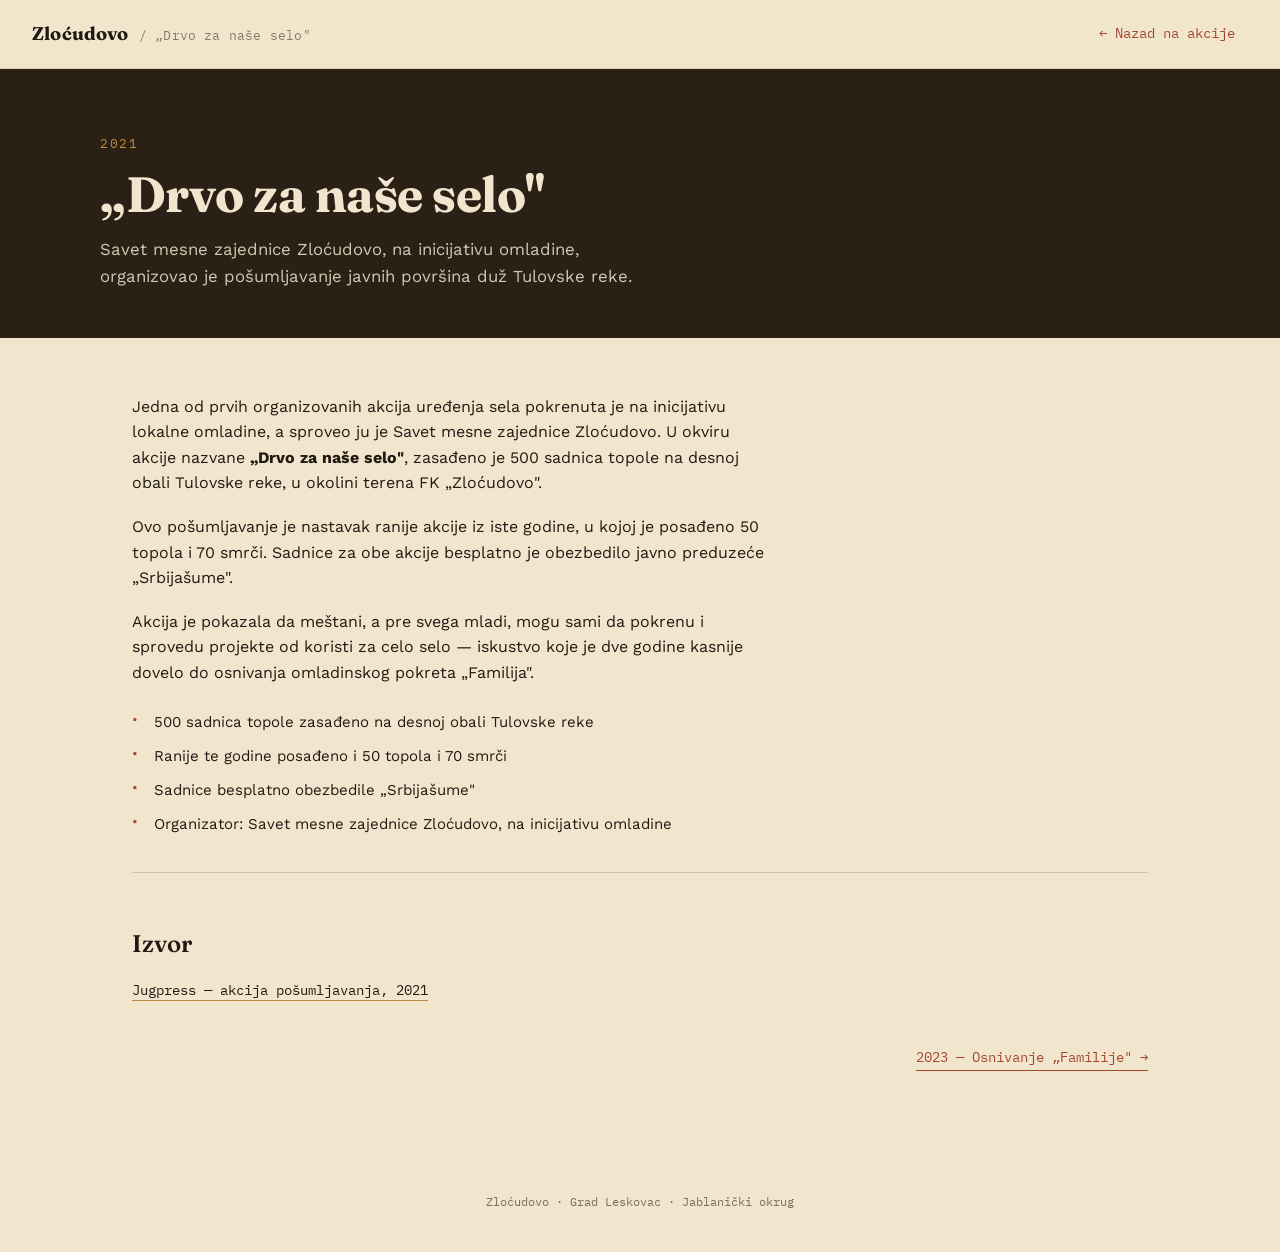
<file: akcije/2021-drvo-za-nase-selo.html>
<!DOCTYPE html>
<html lang="sr">
<head>
<meta charset="UTF-8">
<meta name="viewport" content="width=device-width, initial-scale=1.0">
<title>„Drvo za naše selo" (2021) — Zloćudovo</title>
<meta name="description" content="2021. godine Savet mesne zajednice Zloćudovo organizovao je pošumljavanje javnih površina — 500 sadnica topole uz Tulovsku reku.">
<link rel="icon" href="data:image/svg+xml,%3Csvg xmlns='http://www.w3.org/2000/svg' viewBox='0 0 100 100'%3E%3Ccircle cx='50' cy='50' r='48' fill='%232b2015'/%3E%3Ccircle cx='50' cy='50' r='30' fill='%23c08a3e'/%3E%3C/svg%3E">
<link rel="preconnect" href="https://fonts.googleapis.com">
<link href="https://fonts.googleapis.com/css2?family=Fraunces:opsz,wght@9..144,400;9..144,600;9..144,700&family=Work+Sans:wght@400;500;600&family=IBM+Plex+Mono:wght@400;500&display=swap" rel="stylesheet">
<link rel="stylesheet" href="akcija.css">
</head>
<body>

<header class="nav">
  <div class="nav-mark"><a href="../index.html">Zloćudovo</a> <span class="nav-sub">/ „Drvo za naše selo"</span></div>
  <a class="back-link" href="../index.html#akcije">← Nazad na akcije</a>
</header>

<section class="akcija-hero">
  <div class="akcija-hero-inner">
    <span class="yr">2021</span>
    <h1>„Drvo za naše selo"</h1>
    <p class="lede">Savet mesne zajednice Zloćudovo, na inicijativu omladine, organizovao je pošumljavanje javnih površina duž Tulovske reke.</p>
  </div>
</section>

<article class="akcija-body">
  <p>Jedna od prvih organizovanih akcija uređenja sela pokrenuta je na inicijativu lokalne omladine, a sproveo ju je Savet mesne zajednice Zloćudovo. U okviru akcije nazvane <strong>„Drvo za naše selo"</strong>, zasađeno je 500 sadnica topole na desnoj obali Tulovske reke, u okolini terena FK „Zloćudovo".</p>
  <p>Ovo pošumljavanje je nastavak ranije akcije iz iste godine, u kojoj je posađeno 50 topola i 70 smrči. Sadnice za obe akcije besplatno je obezbedilo javno preduzeće „Srbijašume".</p>
  <p>Akcija je pokazala da meštani, a pre svega mladi, mogu sami da pokrenu i sprovedu projekte od koristi za celo selo — iskustvo koje je dve godine kasnije dovelo do osnivanja omladinskog pokreta „Familija".</p>

  <ul class="akcija-facts">
    <li>500 sadnica topole zasađeno na desnoj obali Tulovske reke</li>
    <li>Ranije te godine posađeno i 50 topola i 70 smrči</li>
    <li>Sadnice besplatno obezbedile „Srbijašume"</li>
    <li>Organizator: Savet mesne zajednice Zloćudovo, na inicijativu omladine</li>
  </ul>

  <div class="akcija-sources">
    <h2>Izvor</h2>
    <ul>
      <li><a href="https://jugpress.com/savet-mesne-zajednice-zlocudovo-je-organizovao-akciju-drvo-za-nase-selo/" target="_blank" rel="noopener">Jugpress — akcija pošumljavanja, 2021</a></li>
    </ul>
  </div>

  <div class="akcija-nav-between">
    <span></span>
    <a href="2023-osnivanje-familije.html">2023 — Osnivanje „Familije" →</a>
  </div>
</article>

<footer>
  <p>Zloćudovo · Grad Leskovac · Jablanički okrug</p>
</footer>

</body>
</html>
</file>
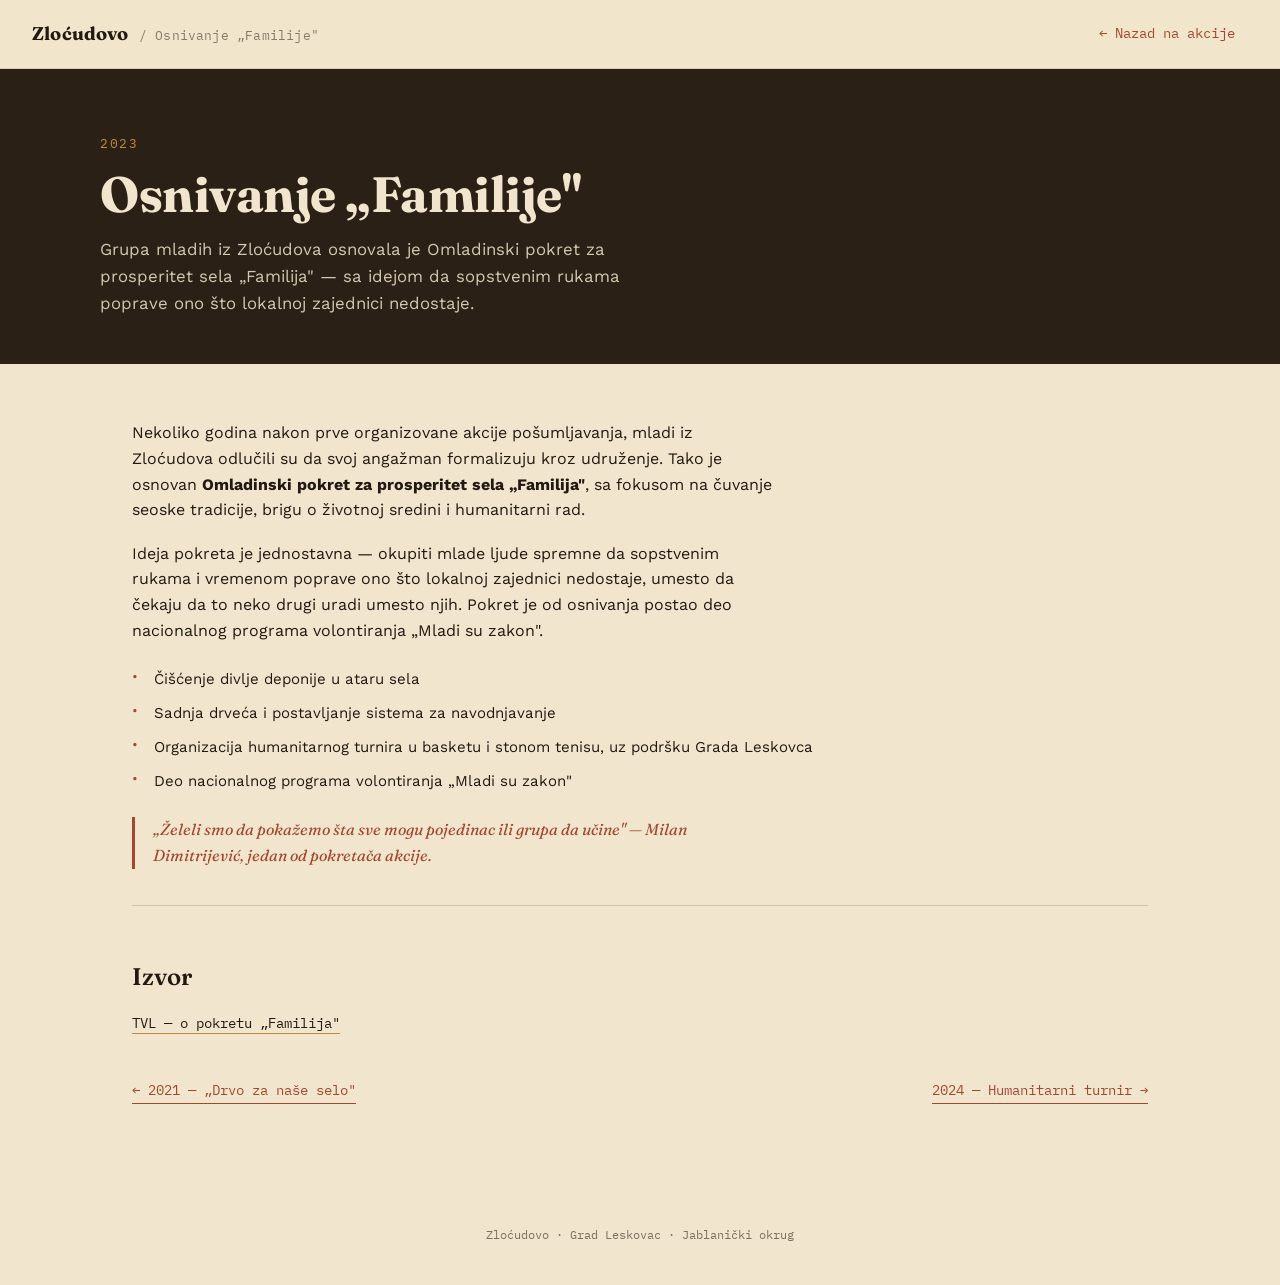
<file: akcije/2023-osnivanje-familije.html>
<!DOCTYPE html>
<html lang="sr">
<head>
<meta charset="UTF-8">
<meta name="viewport" content="width=device-width, initial-scale=1.0">
<title>Osnivanje „Familije" (2023) — Zloćudovo</title>
<meta name="description" content="2023. godine mladi iz Zloćudova osnovali su Omladinski pokret za prosperitet sela „Familija", sa fokusom na tradiciju, ekologiju i humanitarni rad.">
<link rel="icon" href="data:image/svg+xml,%3Csvg xmlns='http://www.w3.org/2000/svg' viewBox='0 0 100 100'%3E%3Ccircle cx='50' cy='50' r='48' fill='%232b2015'/%3E%3Ccircle cx='50' cy='50' r='30' fill='%23c08a3e'/%3E%3C/svg%3E">
<link rel="preconnect" href="https://fonts.googleapis.com">
<link href="https://fonts.googleapis.com/css2?family=Fraunces:opsz,wght@9..144,400;9..144,600;9..144,700&family=Work+Sans:wght@400;500;600&family=IBM+Plex+Mono:wght@400;500&display=swap" rel="stylesheet">
<link rel="stylesheet" href="akcija.css">
</head>
<body>

<header class="nav">
  <div class="nav-mark"><a href="../index.html">Zloćudovo</a> <span class="nav-sub">/ Osnivanje „Familije"</span></div>
  <a class="back-link" href="../index.html#akcije">← Nazad na akcije</a>
</header>

<section class="akcija-hero">
  <div class="akcija-hero-inner">
    <span class="yr">2023</span>
    <h1>Osnivanje „Familije"</h1>
    <p class="lede">Grupa mladih iz Zloćudova osnovala je Omladinski pokret za prosperitet sela „Familija" — sa idejom da sopstvenim rukama poprave ono što lokalnoj zajednici nedostaje.</p>
  </div>
</section>

<article class="akcija-body">
  <p>Nekoliko godina nakon prve organizovane akcije pošumljavanja, mladi iz Zloćudova odlučili su da svoj angažman formalizuju kroz udruženje. Tako je osnovan <strong>Omladinski pokret za prosperitet sela „Familija"</strong>, sa fokusom na čuvanje seoske tradicije, brigu o životnoj sredini i humanitarni rad.</p>
  <p>Ideja pokreta je jednostavna — okupiti mlade ljude spremne da sopstvenim rukama i vremenom poprave ono što lokalnoj zajednici nedostaje, umesto da čekaju da to neko drugi uradi umesto njih. Pokret je od osnivanja postao deo nacionalnog programa volontiranja „Mladi su zakon".</p>

  <ul class="akcija-facts">
    <li>Čišćenje divlje deponije u ataru sela</li>
    <li>Sadnja drveća i postavljanje sistema za navodnjavanje</li>
    <li>Organizacija humanitarnog turnira u basketu i stonom tenisu, uz podršku Grada Leskovca</li>
    <li>Deo nacionalnog programa volontiranja „Mladi su zakon"</li>
  </ul>

  <p class="akcija-quote">„Želeli smo da pokažemo šta sve mogu pojedinac ili grupa da učine" — Milan Dimitrijević, jedan od pokretača akcije.</p>

  <div class="akcija-sources">
    <h2>Izvor</h2>
    <ul>
      <li><a href="https://www.tvl.rs/mestani-zlocudova-slogom-humanoscu-i-preduzimljivoscu-do-pozitivnih-promena-u-lokalnoj-zajednici/" target="_blank" rel="noopener">TVL — o pokretu „Familija"</a></li>
    </ul>
  </div>

  <div class="akcija-nav-between">
    <a href="2021-drvo-za-nase-selo.html">← 2021 — „Drvo za naše selo"</a>
    <a href="2024-humanitarni-turnir.html">2024 — Humanitarni turnir →</a>
  </div>
</article>

<footer>
  <p>Zloćudovo · Grad Leskovac · Jablanički okrug</p>
</footer>

</body>
</html>
</file>
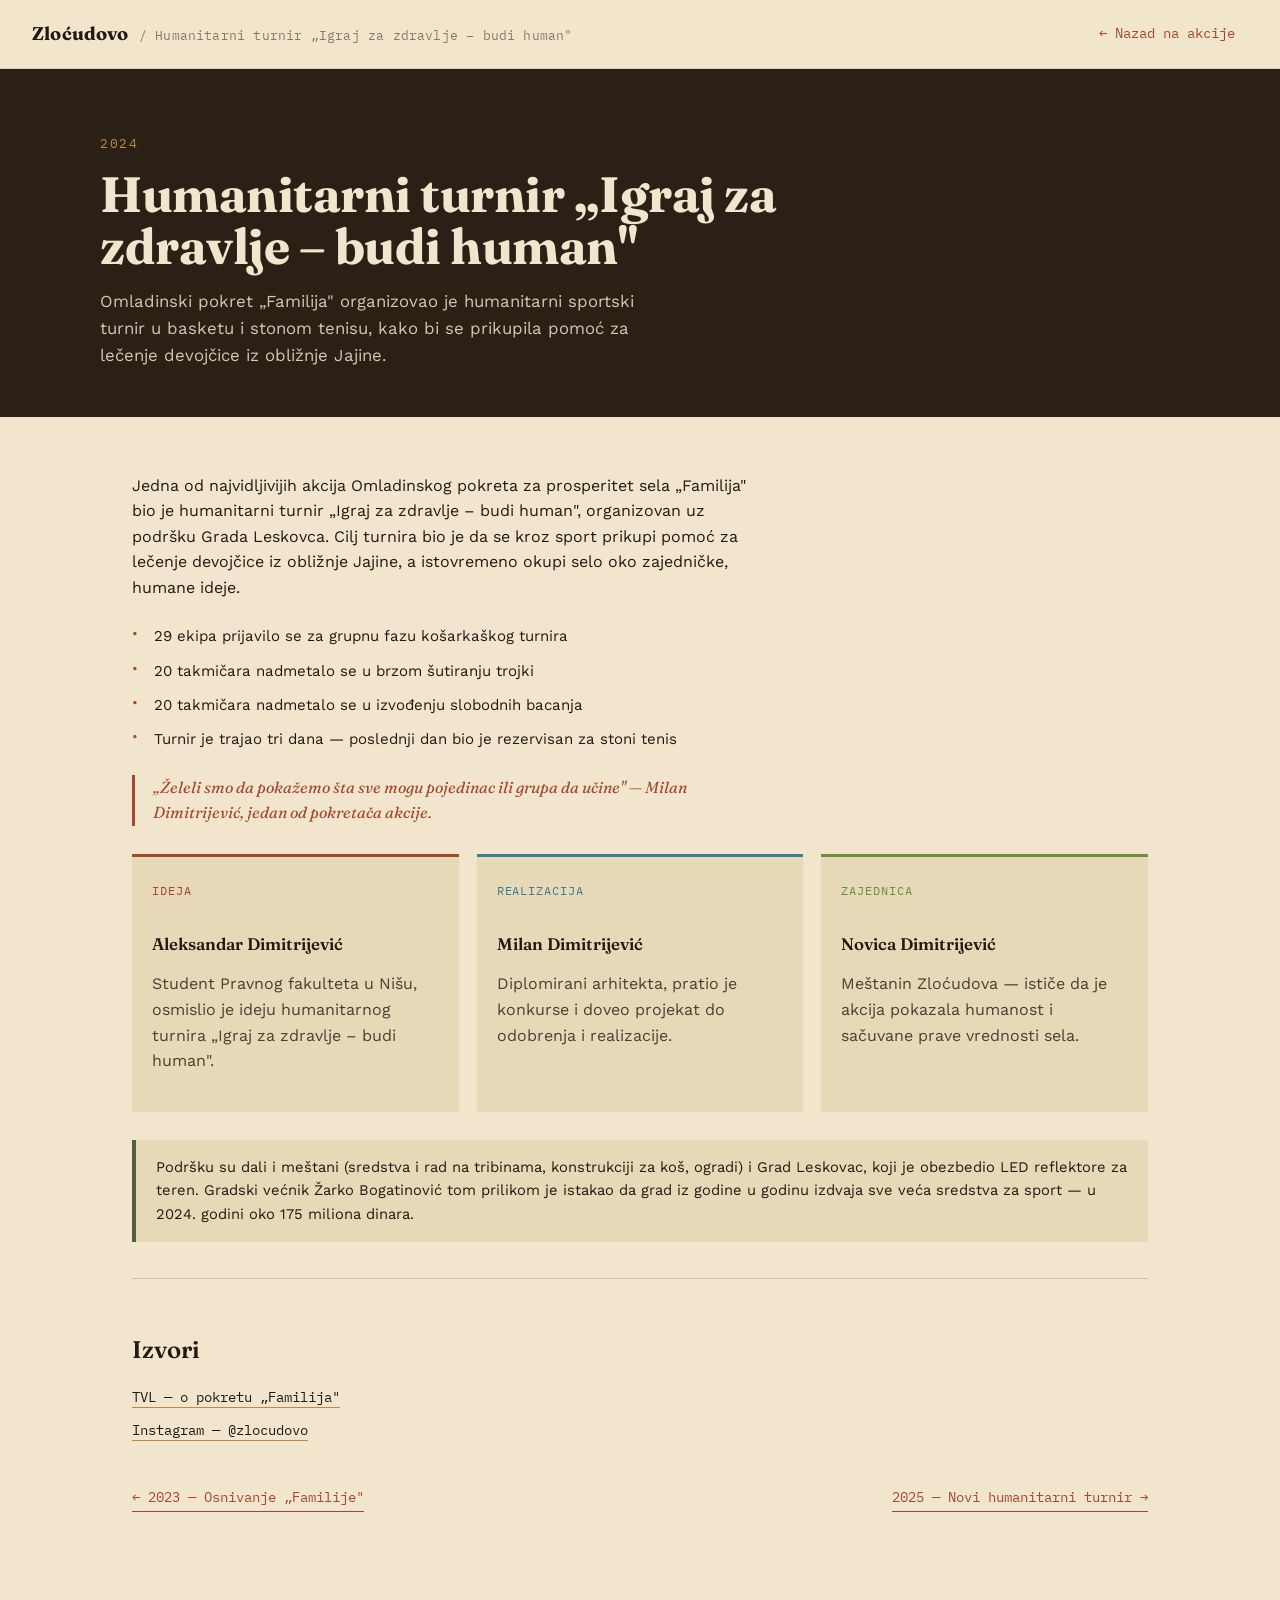
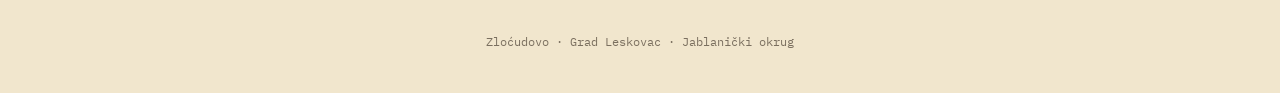
<file: akcije/2024-humanitarni-turnir.html>
<!DOCTYPE html>
<html lang="sr">
<head>
<meta charset="UTF-8">
<meta name="viewport" content="width=device-width, initial-scale=1.0">
<title>Humanitarni turnir „Igraj za zdravlje – budi human" (2024) — Zloćudovo</title>
<meta name="description" content="Omladinski pokret „Familija" organizovao je 2024. humanitarni sportski turnir u basketu i stonom tenisu radi pomoći u lečenju devojčice iz Jajine.">
<link rel="icon" href="data:image/svg+xml,%3Csvg xmlns='http://www.w3.org/2000/svg' viewBox='0 0 100 100'%3E%3Ccircle cx='50' cy='50' r='48' fill='%232b2015'/%3E%3Ccircle cx='50' cy='50' r='30' fill='%23c08a3e'/%3E%3C/svg%3E">
<link rel="preconnect" href="https://fonts.googleapis.com">
<link href="https://fonts.googleapis.com/css2?family=Fraunces:opsz,wght@9..144,400;9..144,600;9..144,700&family=Work+Sans:wght@400;500;600&family=IBM+Plex+Mono:wght@400;500&display=swap" rel="stylesheet">
<link rel="stylesheet" href="akcija.css">
</head>
<body>

<header class="nav">
  <div class="nav-mark"><a href="../index.html">Zloćudovo</a> <span class="nav-sub">/ Humanitarni turnir „Igraj za zdravlje – budi human"</span></div>
  <a class="back-link" href="../index.html#akcije">← Nazad na akcije</a>
</header>

<section class="akcija-hero">
  <div class="akcija-hero-inner">
    <span class="yr">2024</span>
    <h1>Humanitarni turnir „Igraj za zdravlje – budi human"</h1>
    <p class="lede">Omladinski pokret „Familija" organizovao je humanitarni sportski turnir u basketu i stonom tenisu, kako bi se prikupila pomoć za lečenje devojčice iz obližnje Jajine.</p>
  </div>
</section>

<article class="akcija-body">
  <p>Jedna od najvidljivijih akcija Omladinskog pokreta za prosperitet sela „Familija" bio je humanitarni turnir „Igraj za zdravlje – budi human", organizovan uz podršku Grada Leskovca. Cilj turnira bio je da se kroz sport prikupi pomoć za lečenje devojčice iz obližnje Jajine, a istovremeno okupi selo oko zajedničke, humane ideje.</p>

  <ul class="akcija-facts">
    <li>29 ekipa prijavilo se za grupnu fazu košarkaškog turnira</li>
    <li>20 takmičara nadmetalo se u brzom šutiranju trojki</li>
    <li>20 takmičara nadmetalo se u izvođenju slobodnih bacanja</li>
    <li>Turnir je trajao tri dana — poslednji dan bio je rezervisan za stoni tenis</li>
  </ul>

  <p class="akcija-quote">„Želeli smo da pokažemo šta sve mogu pojedinac ili grupa da učine" — Milan Dimitrijević, jedan od pokretača akcije.</p>

  <div class="akcija-people">
    <div class="person-card" style="--pc:var(--rust)">
      <span class="role">Ideja</span>
      <h4>Aleksandar Dimitrijević</h4>
      <p>Student Pravnog fakulteta u Nišu, osmislio je ideju humanitarnog turnira „Igraj za zdravlje – budi human".</p>
    </div>
    <div class="person-card" style="--pc:var(--river)">
      <span class="role">Realizacija</span>
      <h4>Milan Dimitrijević</h4>
      <p>Diplomirani arhitekta, pratio je konkurse i doveo projekat do odobrenja i realizacije.</p>
    </div>
    <div class="person-card" style="--pc:var(--leaf)">
      <span class="role">Zajednica</span>
      <h4>Novica Dimitrijević</h4>
      <p>Meštanin Zloćudova — ističe da je akcija pokazala humanost i sačuvane prave vrednosti sela.</p>
    </div>
  </div>

  <div class="support-note">
    Podršku su dali i meštani (sredstva i rad na tribinama, konstrukciji za koš, ogradi) i Grad Leskovac, koji je obezbedio LED reflektore za teren. Gradski većnik Žarko Bogatinović tom prilikom je istakao da grad iz godine u godinu izdvaja sve veća sredstva za sport — u 2024. godini oko 175 miliona dinara.
  </div>

  <div class="akcija-sources">
    <h2>Izvori</h2>
    <ul>
      <li><a href="https://www.tvl.rs/mestani-zlocudova-slogom-humanoscu-i-preduzimljivoscu-do-pozitivnih-promena-u-lokalnoj-zajednici/" target="_blank" rel="noopener">TVL — o pokretu „Familija"</a></li>
      <li><a href="https://www.instagram.com/zlocudovo/" target="_blank" rel="noopener">Instagram — @zlocudovo</a></li>
    </ul>
  </div>

  <div class="akcija-nav-between">
    <a href="2023-osnivanje-familije.html">← 2023 — Osnivanje „Familije"</a>
    <a href="2025-novi-humanitarni-turnir.html">2025 — Novi humanitarni turnir →</a>
  </div>
</article>

<footer>
  <p>Zloćudovo · Grad Leskovac · Jablanički okrug</p>
</footer>

</body>
</html>
</file>
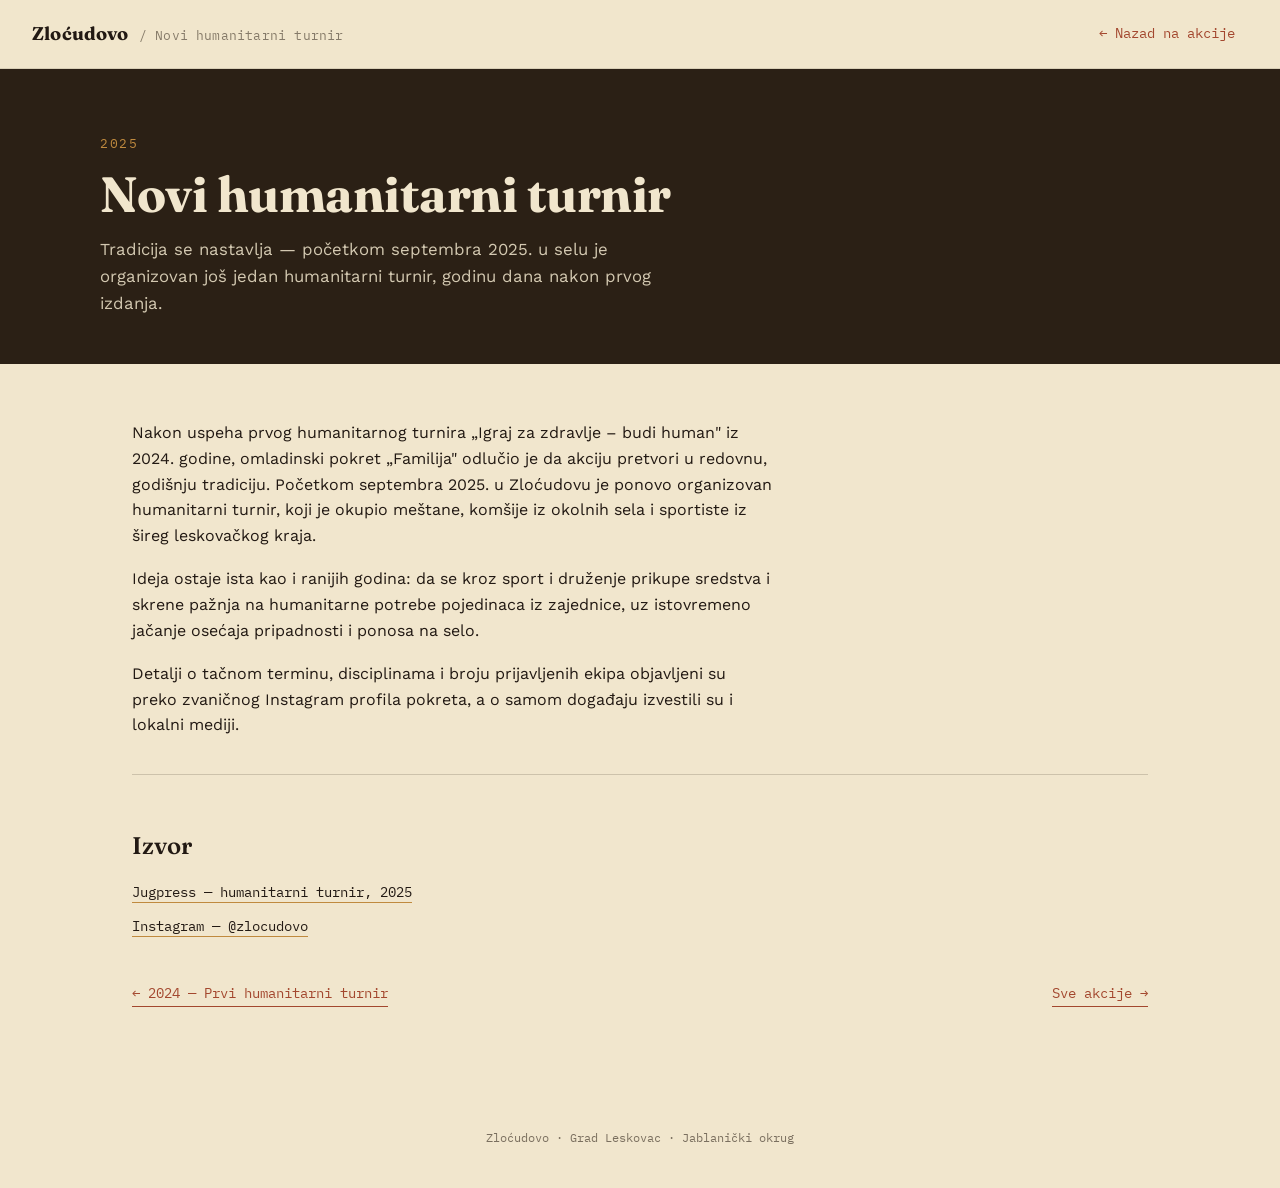
<file: akcije/2025-novi-humanitarni-turnir.html>
<!DOCTYPE html>
<html lang="sr">
<head>
<meta charset="UTF-8">
<meta name="viewport" content="width=device-width, initial-scale=1.0">
<title>Novi humanitarni turnir (2025) — Zloćudovo</title>
<meta name="description" content="Septembra 2025. u Zloćudovu je organizovan još jedan humanitarni turnir, nastavak tradicije koju je pokrenuo omladinski pokret „Familija".">
<link rel="icon" href="data:image/svg+xml,%3Csvg xmlns='http://www.w3.org/2000/svg' viewBox='0 0 100 100'%3E%3Ccircle cx='50' cy='50' r='48' fill='%232b2015'/%3E%3Ccircle cx='50' cy='50' r='30' fill='%23c08a3e'/%3E%3C/svg%3E">
<link rel="preconnect" href="https://fonts.googleapis.com">
<link href="https://fonts.googleapis.com/css2?family=Fraunces:opsz,wght@9..144,400;9..144,600;9..144,700&family=Work+Sans:wght@400;500;600&family=IBM+Plex+Mono:wght@400;500&display=swap" rel="stylesheet">
<link rel="stylesheet" href="akcija.css">
</head>
<body>

<header class="nav">
  <div class="nav-mark"><a href="../index.html">Zloćudovo</a> <span class="nav-sub">/ Novi humanitarni turnir</span></div>
  <a class="back-link" href="../index.html#akcije">← Nazad na akcije</a>
</header>

<section class="akcija-hero">
  <div class="akcija-hero-inner">
    <span class="yr">2025</span>
    <h1>Novi humanitarni turnir</h1>
    <p class="lede">Tradicija se nastavlja — početkom septembra 2025. u selu je organizovan još jedan humanitarni turnir, godinu dana nakon prvog izdanja.</p>
  </div>
</section>

<article class="akcija-body">
  <p>Nakon uspeha prvog humanitarnog turnira „Igraj za zdravlje – budi human" iz 2024. godine, omladinski pokret „Familija" odlučio je da akciju pretvori u redovnu, godišnju tradiciju. Početkom septembra 2025. u Zloćudovu je ponovo organizovan humanitarni turnir, koji je okupio meštane, komšije iz okolnih sela i sportiste iz šireg leskovačkog kraja.</p>
  <p>Ideja ostaje ista kao i ranijih godina: da se kroz sport i druženje prikupe sredstva i skrene pažnja na humanitarne potrebe pojedinaca iz zajednice, uz istovremeno jačanje osećaja pripadnosti i ponosa na selo.</p>
  <p>Detalji o tačnom terminu, disciplinama i broju prijavljenih ekipa objavljeni su preko zvaničnog Instagram profila pokreta, a o samom događaju izvestili su i lokalni mediji.</p>

  <div class="akcija-sources">
    <h2>Izvor</h2>
    <ul>
      <li><a href="https://jugpress.com/u-zlocudovu-u-toku-humanitarni-turnir/" target="_blank" rel="noopener">Jugpress — humanitarni turnir, 2025</a></li>
      <li><a href="https://www.instagram.com/zlocudovo/" target="_blank" rel="noopener">Instagram — @zlocudovo</a></li>
    </ul>
  </div>

  <div class="akcija-nav-between">
    <a href="2024-humanitarni-turnir.html">← 2024 — Prvi humanitarni turnir</a>
    <a href="../index.html#akcije">Sve akcije →</a>
  </div>
</article>

<footer>
  <p>Zloćudovo · Grad Leskovac · Jablanički okrug</p>
</footer>

</body>
</html>
</file>
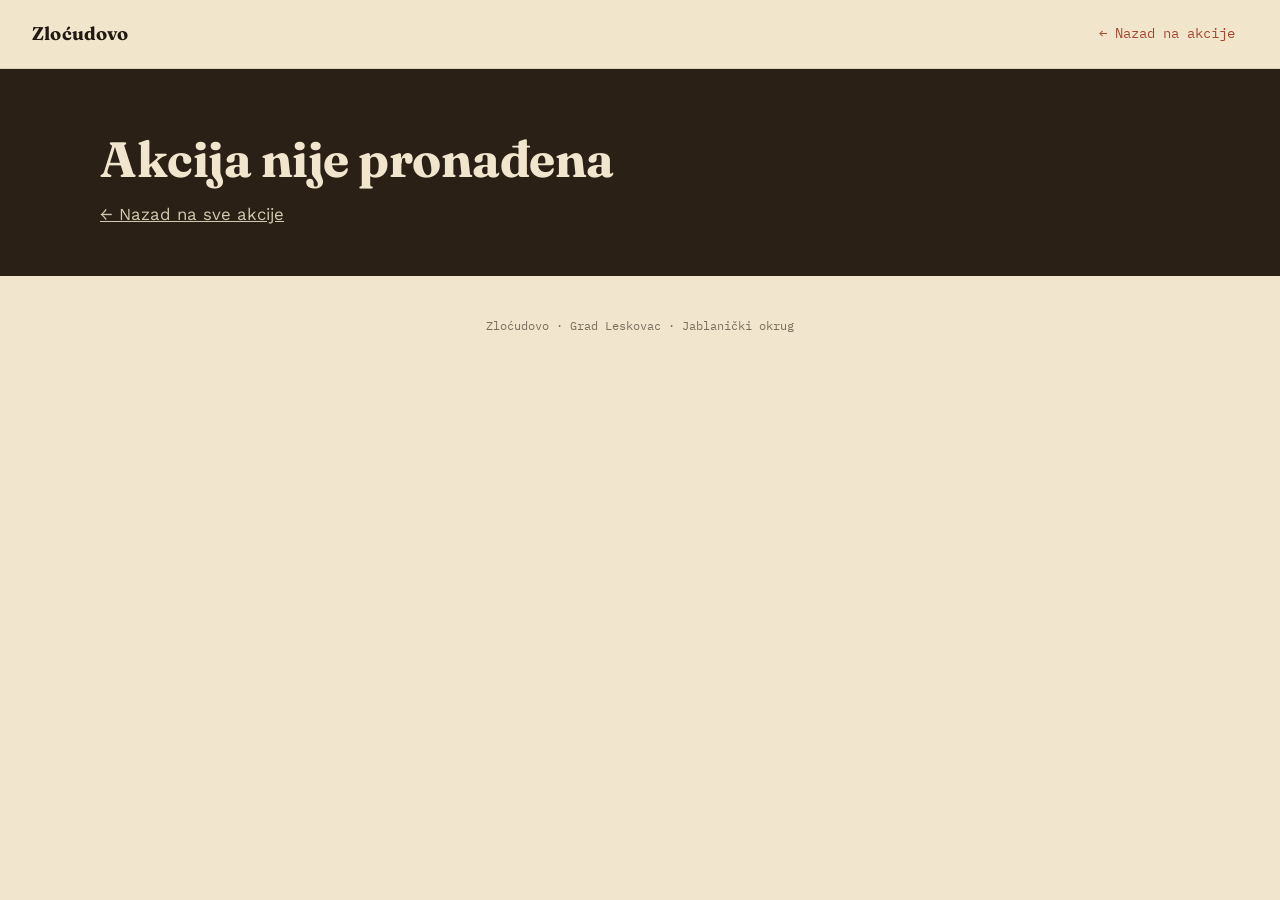
<file: akcije/prikaz.html>
<!DOCTYPE html>
<html lang="sr">
<head>
<meta charset="UTF-8">
<meta name="viewport" content="width=device-width, initial-scale=1.0">
<title>Akcija — Zloćudovo</title>
<link rel="icon" href="data:image/svg+xml,%3Csvg xmlns='http://www.w3.org/2000/svg' viewBox='0 0 100 100'%3E%3Ccircle cx='50' cy='50' r='48' fill='%232b2015'/%3E%3Ccircle cx='50' cy='50' r='30' fill='%23c08a3e'/%3E%3C/svg%3E">
<link rel="preconnect" href="https://fonts.googleapis.com">
<link href="https://fonts.googleapis.com/css2?family=Fraunces:opsz,wght@9..144,400;9..144,600;9..144,700&family=Work+Sans:wght@400;500;600&family=IBM+Plex+Mono:wght@400;500&display=swap" rel="stylesheet">
<link rel="stylesheet" href="akcija.css">
</head>
<body>

<header class="nav">
  <div class="nav-mark"><a href="../index.html">Zloćudovo</a> <span class="nav-sub" id="navSub"></span></div>
  <a class="back-link" href="../index.html#akcije">← Nazad na akcije</a>
</header>

<div id="sadrzaj">
  <p class="akcija-loading">Učitavanje…</p>
</div>

<footer>
  <p>Zloćudovo · Grad Leskovac · Jablanički okrug</p>
</footer>

<script src="/js/akcije-shared.js"></script>
<script>
(function(){
  var Z = window.ZlocudovoAkcije;
  var el = document.getElementById('sadrzaj');
  var slug = new URLSearchParams(window.location.search).get('slug');

  function notFound(){
    document.title = 'Akcija nije pronađena — Zloćudovo';
    el.innerHTML =
      '<section class="akcija-hero"><div class="akcija-hero-inner">' +
        '<h1>Akcija nije pronađena</h1>' +
        '<p class="lede"><a href="../index.html#akcije" style="color:inherit">← Nazad na sve akcije</a></p>' +
      '</div></section>';
  }

  if(!slug || !Z){
    notFound();
    return;
  }

  Z.fetchAkcije().then(function(items){
    var item = items.filter(function(it){ return Z.slugFor(it) === slug; })[0];
    if(!item){
      notFound();
      return;
    }
    document.title = item.naslov + ' (' + item.godina + ') — Zloćudovo';

    var navSub = document.getElementById('navSub');
    if(navSub) navSub.textContent = '/ ' + item.naslov;

    el.innerHTML = Z.renderAkcijaHtml(item, { slideshowId: 'akcijaSlideshow' });

    var body = el.querySelector('.akcija-body');
    if(body){
      var nav = document.createElement('div');
      nav.className = 'akcija-nav-between';
      nav.innerHTML = '<a href="../index.html#akcije">← Sve akcije</a>';
      body.appendChild(nav);
    }

    initSlideshow();
  });

  function initSlideshow(){
    var reduce = window.matchMedia('(prefers-reduced-motion: reduce)').matches;
    var wrap = document.getElementById('akcijaSlideshow');
    if(!wrap) return;
    var slides = Array.prototype.slice.call(wrap.querySelectorAll('.slide'));
    var dotsWrap = wrap.querySelector('.slide-dots');
    if(!dotsWrap || slides.length < 2) return;
    var idx = 0;

    slides.forEach(function(_, i){
      var b = document.createElement('button');
      b.type = 'button';
      if(i === 0) b.className = 'active';
      b.setAttribute('aria-label', 'Slika ' + (i + 1));
      b.addEventListener('click', function(){ goTo(i); });
      dotsWrap.appendChild(b);
    });
    var dots = Array.prototype.slice.call(dotsWrap.querySelectorAll('button'));

    function goTo(i){
      slides[idx].classList.remove('active');
      dots[idx].classList.remove('active');
      idx = (i + slides.length) % slides.length;
      slides[idx].classList.add('active');
      dots[idx].classList.add('active');
    }

    wrap.querySelector('.prev').addEventListener('click', function(){ goTo(idx - 1); });
    wrap.querySelector('.next').addEventListener('click', function(){ goTo(idx + 1); });

    if(!reduce){
      setInterval(function(){ goTo(idx + 1); }, 4500);
    }
  }
})();
</script>

</body>
</html>
</file>
<file: akcije/akcija.css>
:root{
  --walnut:#2b2015;
  --walnut-2:#1d150e;
  --cream:#f1e6cd;
  --cream-2:#e7d8b8;
  --moss:#54603f;
  --rust:#a3472e;
  --amber:#c08a3e;
  --river:#3d7d96;
  --leaf:#6b8f3f;
  --ink:#221913;
  --font-display:'Fraunces', serif;
  --font-body:'Work Sans', sans-serif;
  --font-mono:'IBM Plex Mono', monospace;
}
*{box-sizing:border-box;}
@media (prefers-reduced-motion: reduce){
  *{animation-duration:0.001ms !important; transition-duration:0.001ms !important;}
}
html{scroll-behavior:smooth;}
body{ margin:0; background:var(--cream); color:var(--ink); font-family:var(--font-body); line-height:1.6; }
a{color:inherit;}
::selection{background:var(--rust); color:var(--cream);}

header.nav{ position:sticky; top:0; z-index:50; display:flex; align-items:center; justify-content:space-between; padding:16px 32px; background:rgba(241,230,205,0.92); backdrop-filter:blur(6px); border-bottom:1px solid rgba(43,32,21,0.12); }
.nav-mark{ font-family:var(--font-display); font-weight:700; font-size:1.15rem; letter-spacing:0.01em; }
.nav-mark a{ text-decoration:none; }
.nav-mark span{ color:var(--rust); }
.nav-mark .nav-sub{ font-family:var(--font-mono); font-weight:400; font-size:0.82rem; color:rgba(43,32,21,0.55); margin-left:6px; }
@media (max-width:600px){ .nav-mark .nav-sub{ display:none; } }
.back-link{ font-family:var(--font-mono); font-size:0.85rem; text-decoration:none; border:1px solid transparent; color:var(--rust); padding:6px 12px; border-radius:999px; transition:background-color .25s ease, transform .25s ease, border-color .2s; }
.back-link:hover, .back-link:focus-visible{ background:var(--cream-2); border-color:var(--rust); transform:scale(1.08); outline:none; }

.akcija-hero{ background:var(--walnut); color:var(--cream); padding:64px 32px 48px; }
.akcija-hero-inner{ max-width:1080px; margin:0 auto; }
.akcija-hero .yr{ font-family:var(--font-mono); font-size:0.82rem; letter-spacing:0.12em; text-transform:uppercase; color:var(--amber); display:block; margin-bottom:14px; }
.akcija-hero h1{ font-family:var(--font-display); font-weight:700; font-size:clamp(2.1rem, 5vw, 3.1rem); line-height:1.05; margin:0 0 16px; letter-spacing:-0.01em; max-width:20ch; }
.akcija-hero .lede{ font-size:1.05rem; max-width:56ch; color:rgba(241,230,205,0.85); margin:0; }

article.akcija-body{ max-width:1080px; margin:0 auto; padding:56px 32px 80px; }
article.akcija-body p{ margin:0 0 18px; max-width:64ch; font-size:1rem; }
article.akcija-body h2, article.akcija-body h3, article.akcija-body h4{ font-family:var(--font-display); font-weight:600; color:var(--ink); margin:28px 0 14px; }
article.akcija-body h2{ font-size:1.5rem; }
article.akcija-body h3{ font-size:1.25rem; }
article.akcija-body h4{ font-size:1.05rem; }
article.akcija-body ol{ margin:24px 0; padding-left:22px; max-width:64ch; }
article.akcija-body ol li{ margin-bottom:6px; }
.akcija-quote{ font-family:var(--font-display); font-style:italic; font-size:1.1rem; color:var(--rust); border-left:3px solid var(--rust); padding-left:18px; margin:28px 0; }

.akcija-facts{ list-style:none; margin:24px 0; padding:0; display:grid; gap:10px; }
.akcija-facts li{ font-size:0.94rem; padding-left:22px; position:relative; }
.akcija-facts li::before{ content:"·"; position:absolute; left:0; top:-2px; color:var(--rust); font-size:1.6rem; line-height:1; }

.akcija-people{ display:grid; grid-template-columns:repeat(auto-fit, minmax(180px,1fr)); gap:18px; margin:28px 0; }
.person-card{ background:var(--cream-2); padding:20px; border-top:3px solid var(--pc, var(--rust)); }
.person-card .role{ font-family:var(--font-mono); font-size:0.72rem; letter-spacing:0.08em; text-transform:uppercase; color:var(--pc, var(--rust)); }
.person-card h4{ font-family:var(--font-display); font-size:1.05rem; margin:8px 0 6px; }
.person-card p{ margin:0; font-size:0.88rem; color:rgba(34,25,19,0.8); max-width:none; }

.support-note{ background:var(--cream-2); border-left:4px solid var(--moss); padding:16px 20px; margin:24px 0; font-size:0.92rem; }

.akcija-sources{ margin-top:36px; padding-top:24px; border-top:1px solid rgba(43,32,21,0.18); }
.akcija-sources h2{ font-family:var(--font-display); font-size:1.15rem; margin:0 0 14px; }
.akcija-sources ul{ list-style:none; margin:0; padding:0; }
.akcija-sources li{ margin-bottom:8px; }
.akcija-sources a{ font-family:var(--font-mono); font-size:0.85rem; text-decoration:none; border-bottom:1px solid var(--amber); color:var(--ink); padding-bottom:1px; }

.akcija-nav-between{ display:flex; justify-content:space-between; gap:16px; margin-top:44px; flex-wrap:wrap; }
.akcija-nav-between a{ font-family:var(--font-mono); font-size:0.85rem; text-decoration:none; border-bottom:1px solid var(--rust); color:var(--rust); padding-bottom:2px; }

footer{ text-align:center; padding:28px 32px; font-family:var(--font-mono); font-size:0.78rem; color:rgba(43,32,21,0.6); }

.akcija-hero-img{ display:block; width:100%; height:auto; }
.akcija-loading{ padding:56px 32px; text-align:center; font-family:var(--font-mono); color:rgba(34,25,19,0.6); }

/* Samostalan blok medija (raspored: iznad / bez / na kraju teksta) */
.akcija-media-block{ margin:0 0 24px; }
.akcija-media-block.size-mala{ max-width:220px; }
.akcija-media-block.size-srednja{ max-width:420px; }
.akcija-media-block.size-velika{ max-width:100%; }
.akcija-media-block.pos-end{ margin-left:auto; margin-right:auto; }

.slideshow-note{ font-family:var(--font-mono); font-size:0.72rem; color:rgba(43,32,21,0.6); margin:10px 0 0; }

/* Medij uz tekst (raspored: levo / desno) — eksplicitan grid, nema dvosmislenosti oko strane */
.akcija-media-row{
  display:grid;
  grid-template-columns: 320px 1fr;
  grid-template-areas: "media text";
  gap:28px;
  align-items:start;
  margin:0 0 24px;
}
.akcija-media-row.pos-right{
  grid-template-columns: 1fr 320px;
  grid-template-areas: "text media";
}
.akcija-media-row.size-mala{ grid-template-columns: 200px 1fr; }
.akcija-media-row.pos-right.size-mala{ grid-template-columns: 1fr 200px; }
.akcija-media-row.size-velika{ grid-template-columns: 480px 1fr; }
.akcija-media-row.pos-right.size-velika{ grid-template-columns: 1fr 480px; }
.akcija-media-row .akcija-media-slot{ grid-area:media; min-width:0; }
.akcija-media-row .akcija-text-slot{ grid-area:text; min-width:0; }
@media (max-width:700px){
  .akcija-media-row, .akcija-media-row.pos-right, .akcija-media-row.size-mala, .akcija-media-row.size-velika{
    grid-template-columns: 1fr;
    grid-template-areas: "media" "text";
  }
}

.akcija-media-block .slideshow, .akcija-media-row .slideshow{ width:100%; }

.slideshow{ position:relative; background:var(--walnut); aspect-ratio:4/3; overflow:hidden; }
.slideshow .slide{ position:absolute; inset:0; opacity:0; transition:opacity .8s ease; }
.slideshow .slide.active{ opacity:1; }
.slideshow .slide img{ width:100%; height:100%; object-fit:cover; display:block; }
.slide-nav{ position:absolute; top:50%; transform:translateY(-50%); background:rgba(241,230,205,0.85); border:none; width:34px; height:34px; border-radius:50%; cursor:pointer; font-family:var(--font-mono); font-size:1rem; color:var(--walnut); }
.slide-nav.prev{ left:10px; } .slide-nav.next{ right:10px; }
.slide-dots{ position:absolute; top:12px; right:14px; display:flex; gap:6px; }
.slide-dots button{ width:8px; height:8px; border-radius:50%; border:1px solid rgba(241,230,205,0.6); background:transparent; padding:0; cursor:pointer; }
.slide-dots button.active{ background:var(--amber); border-color:var(--amber); }
</file>
